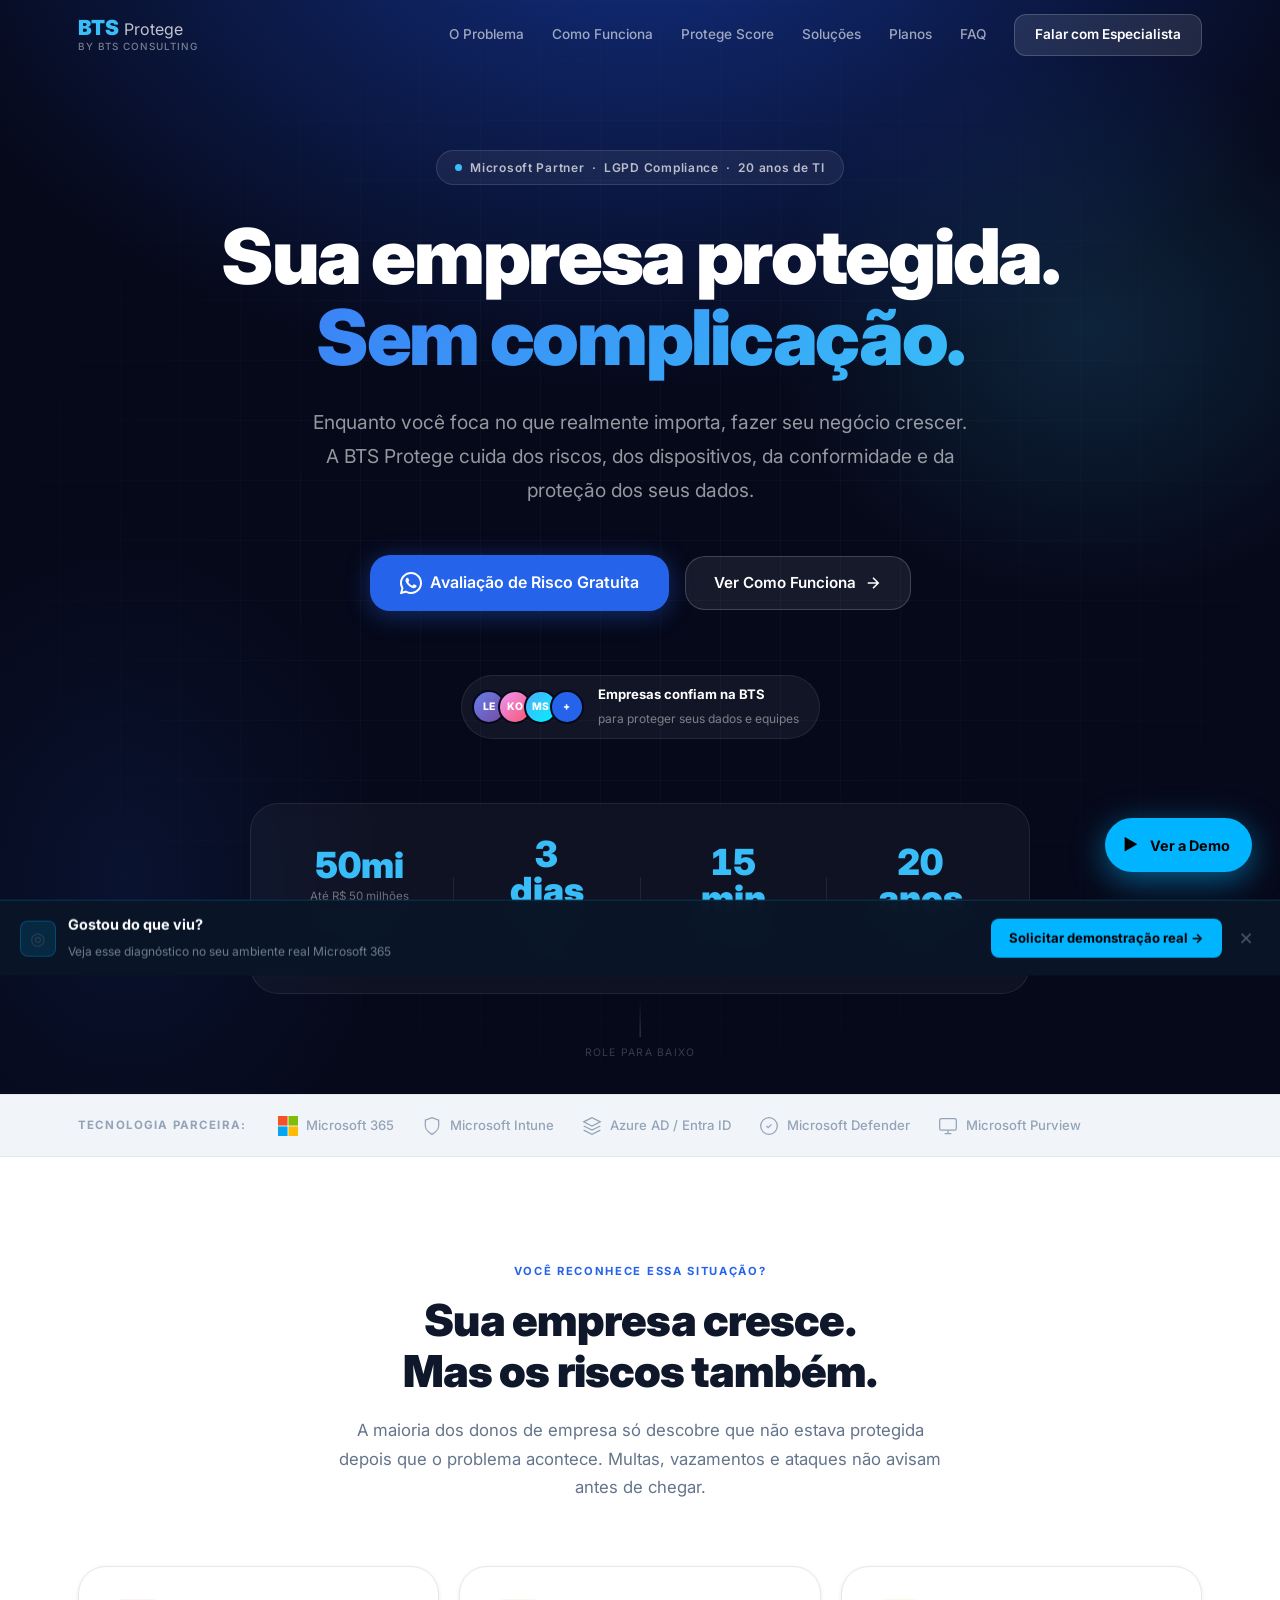
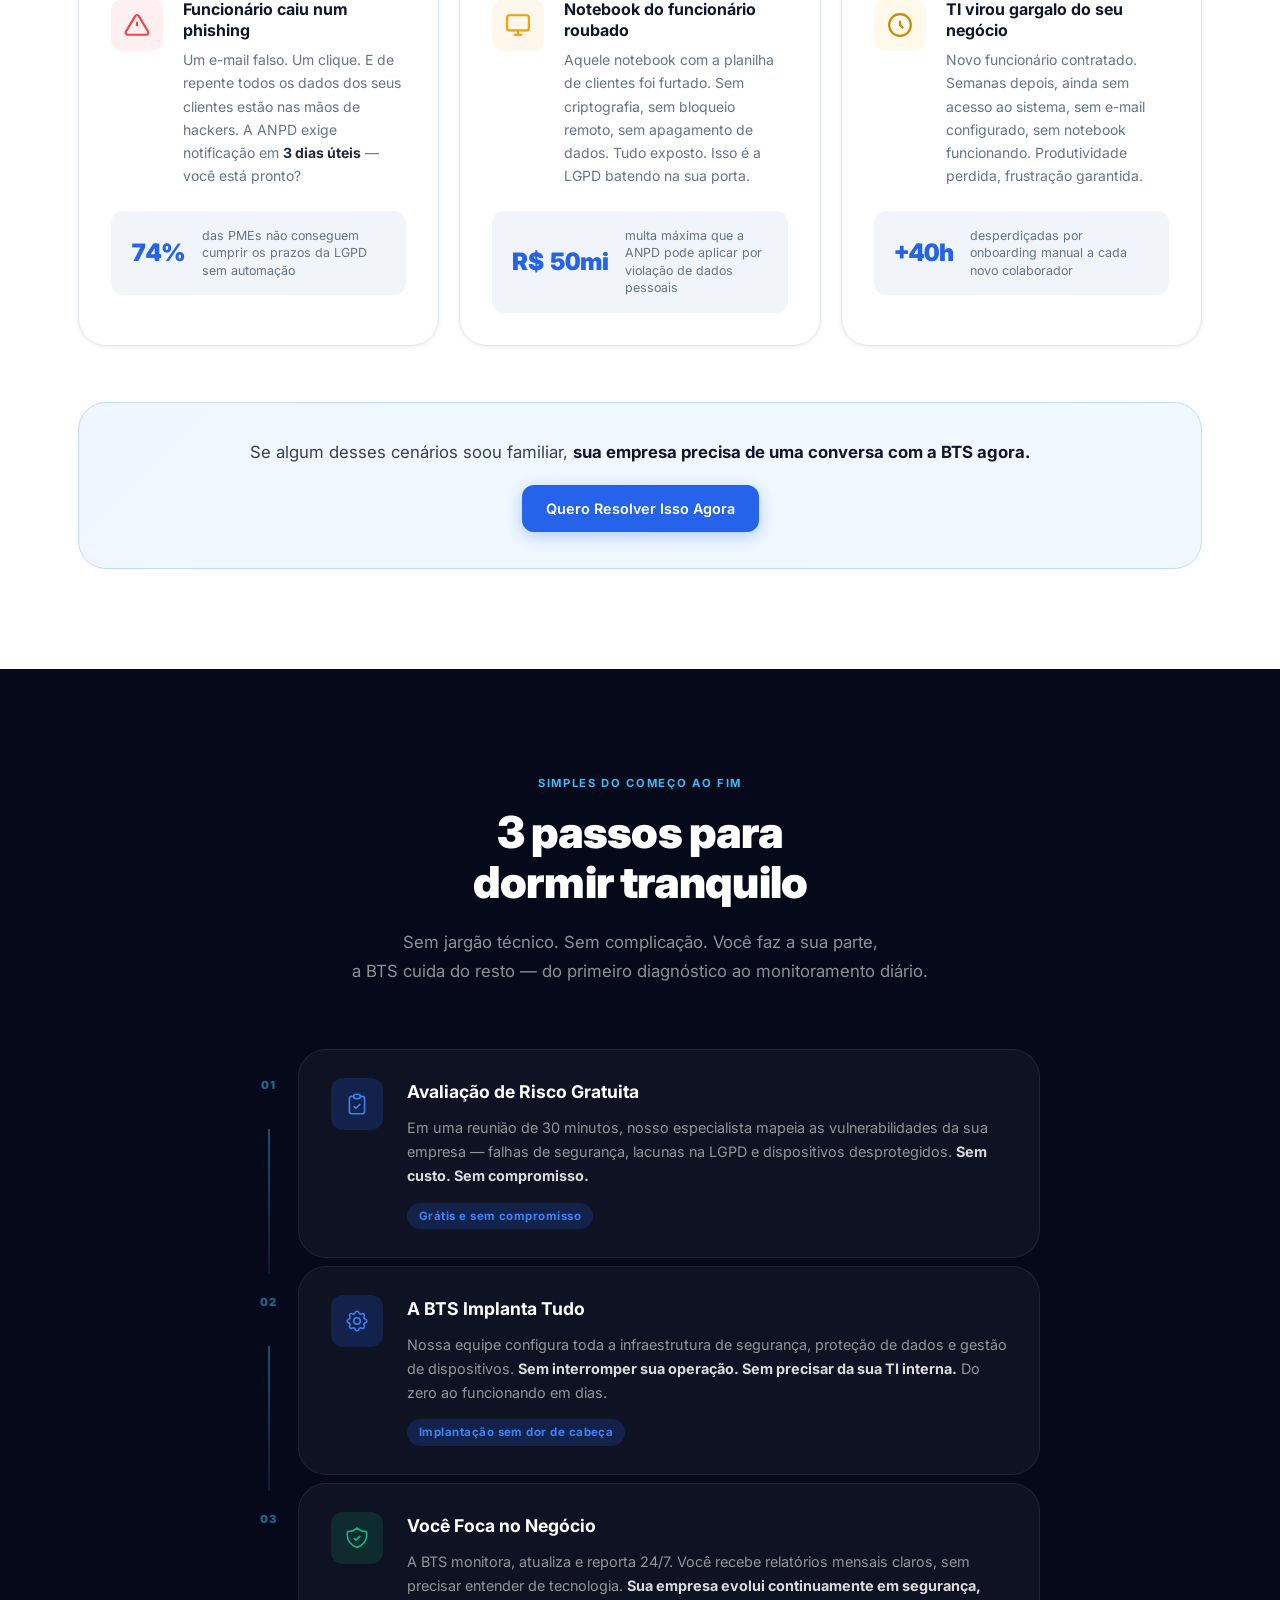
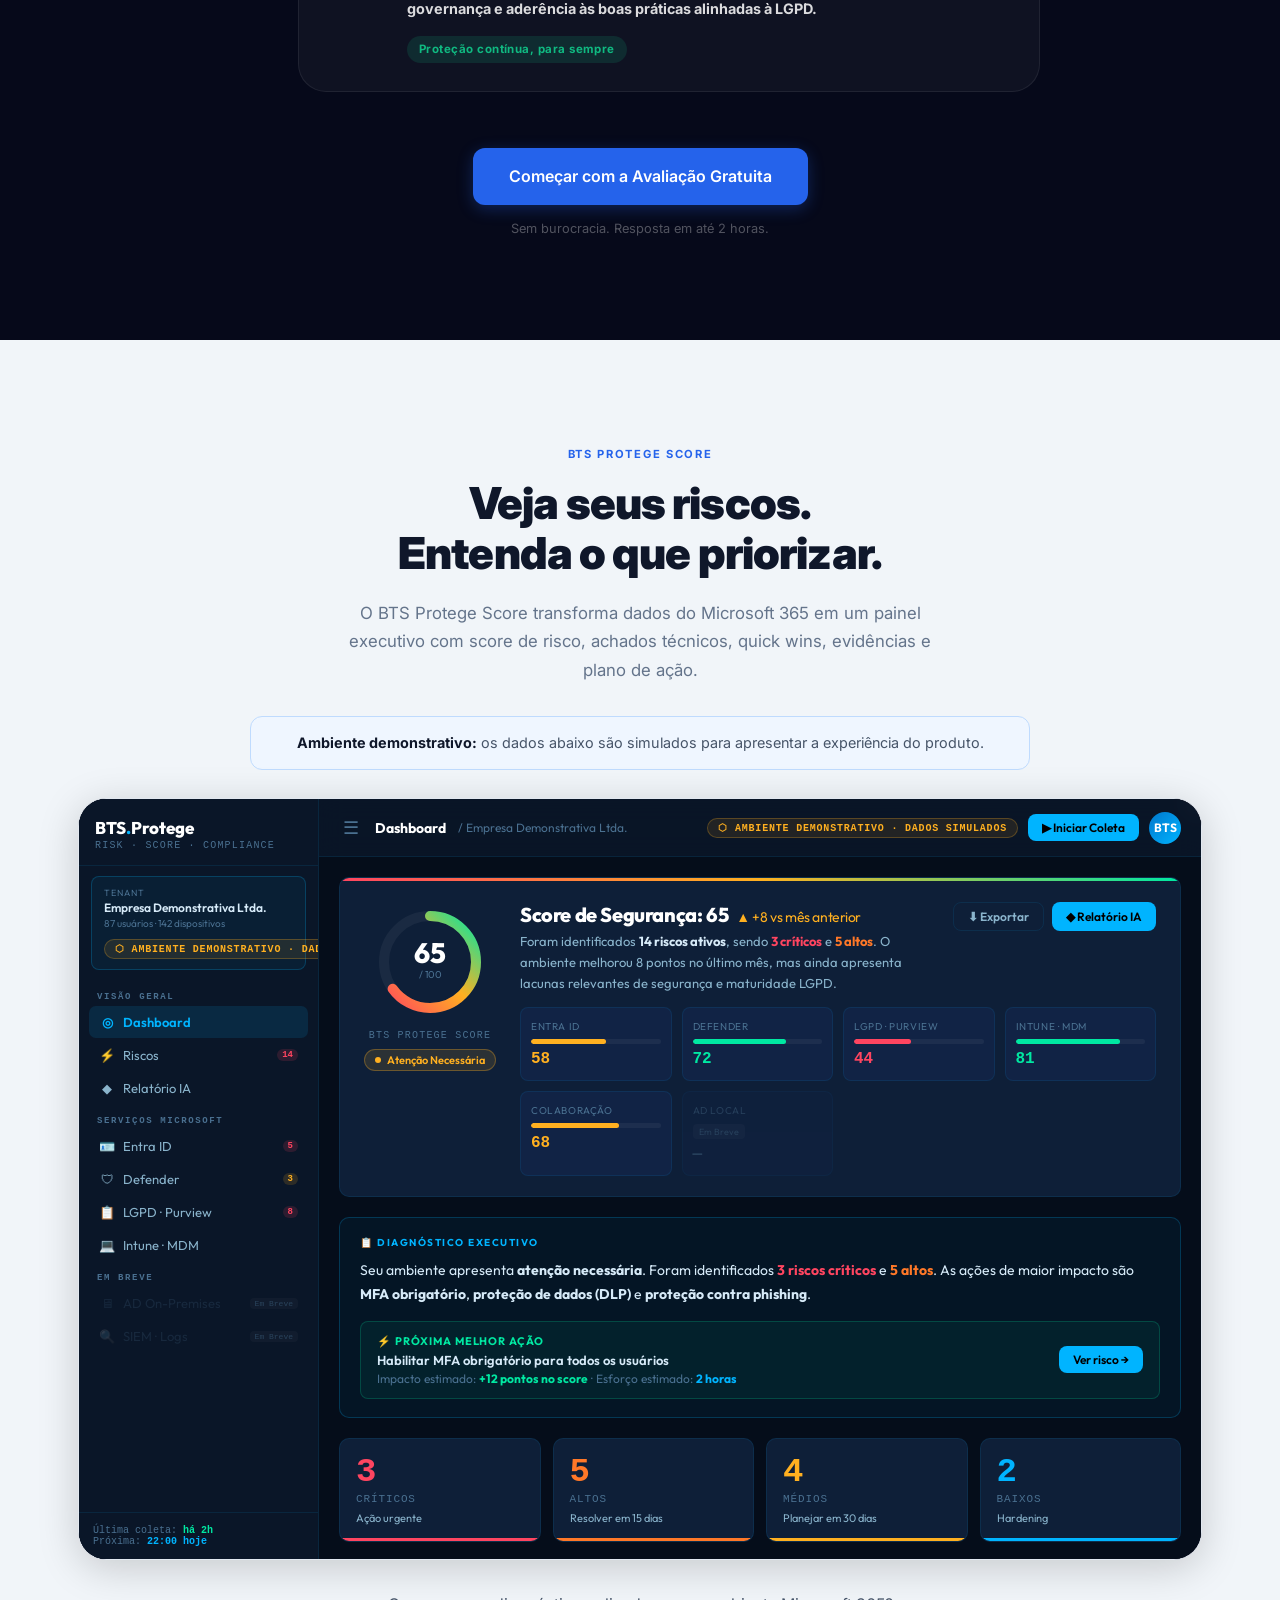
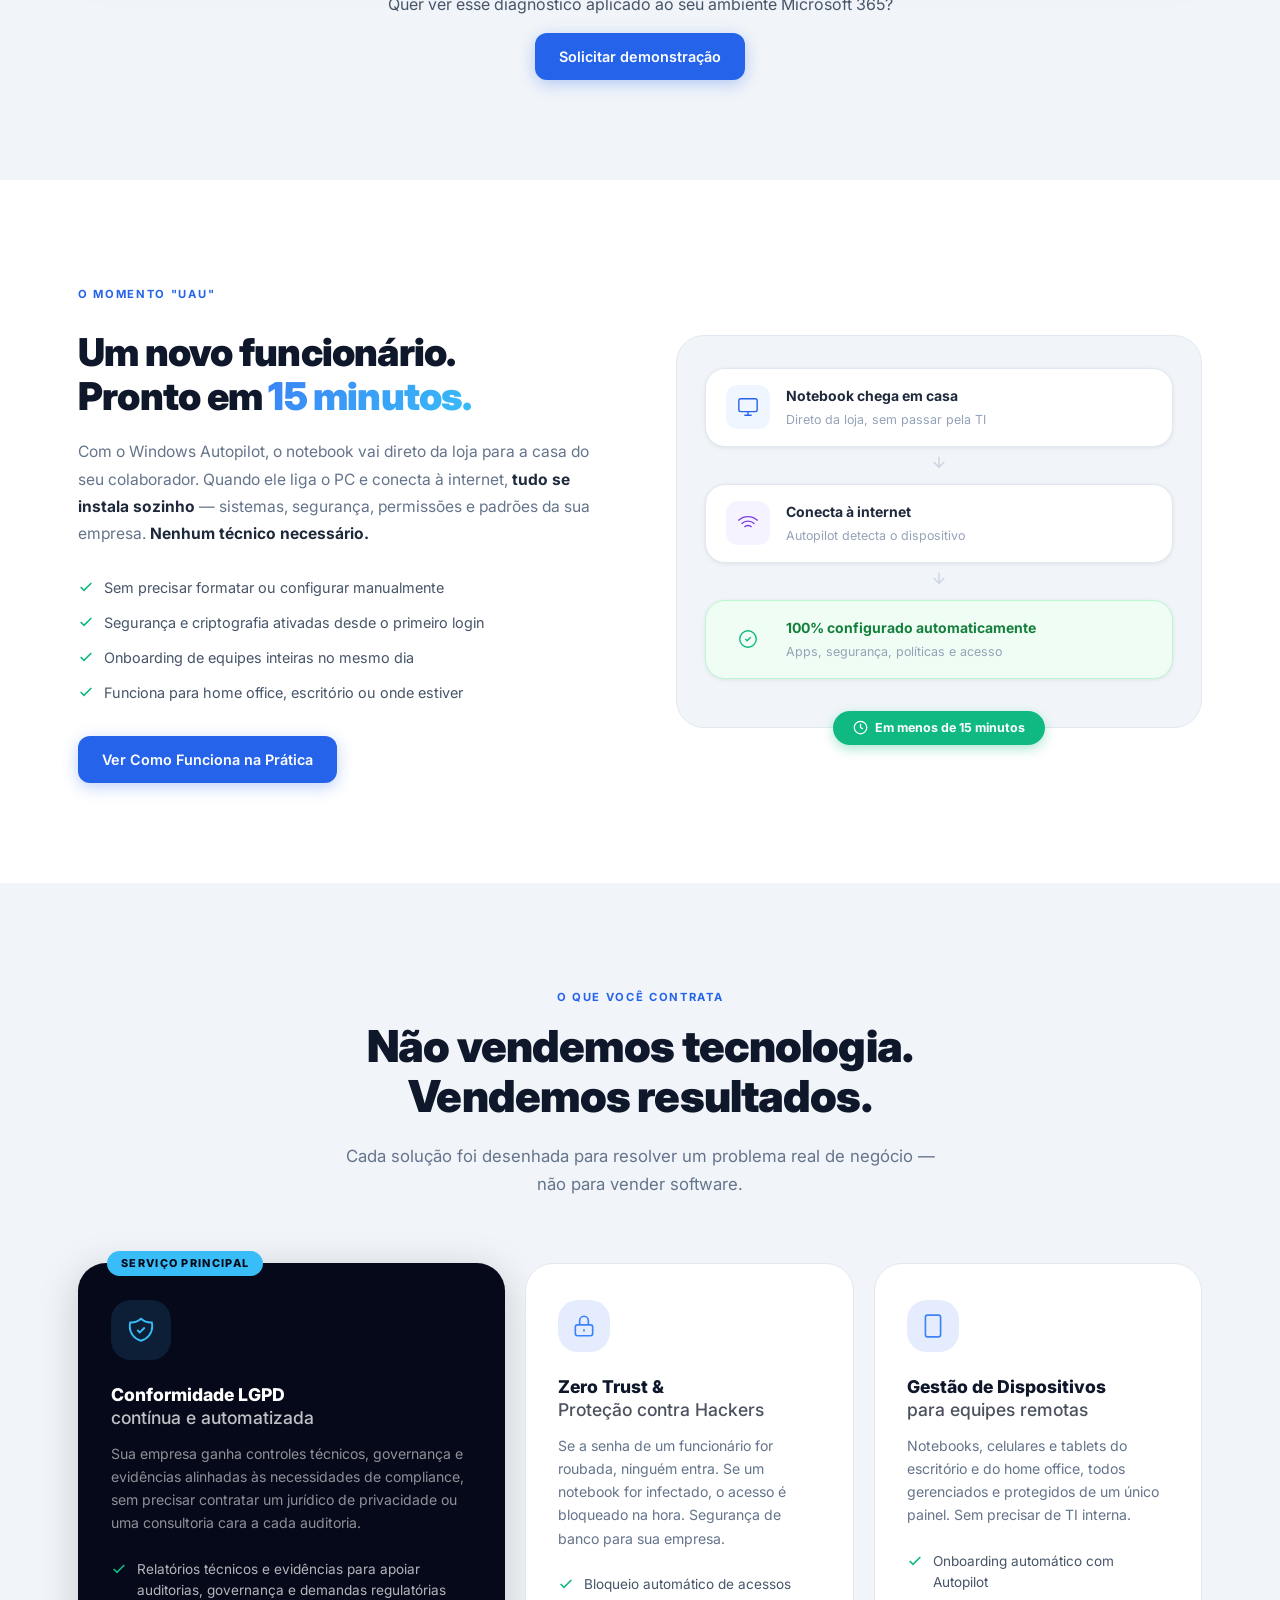
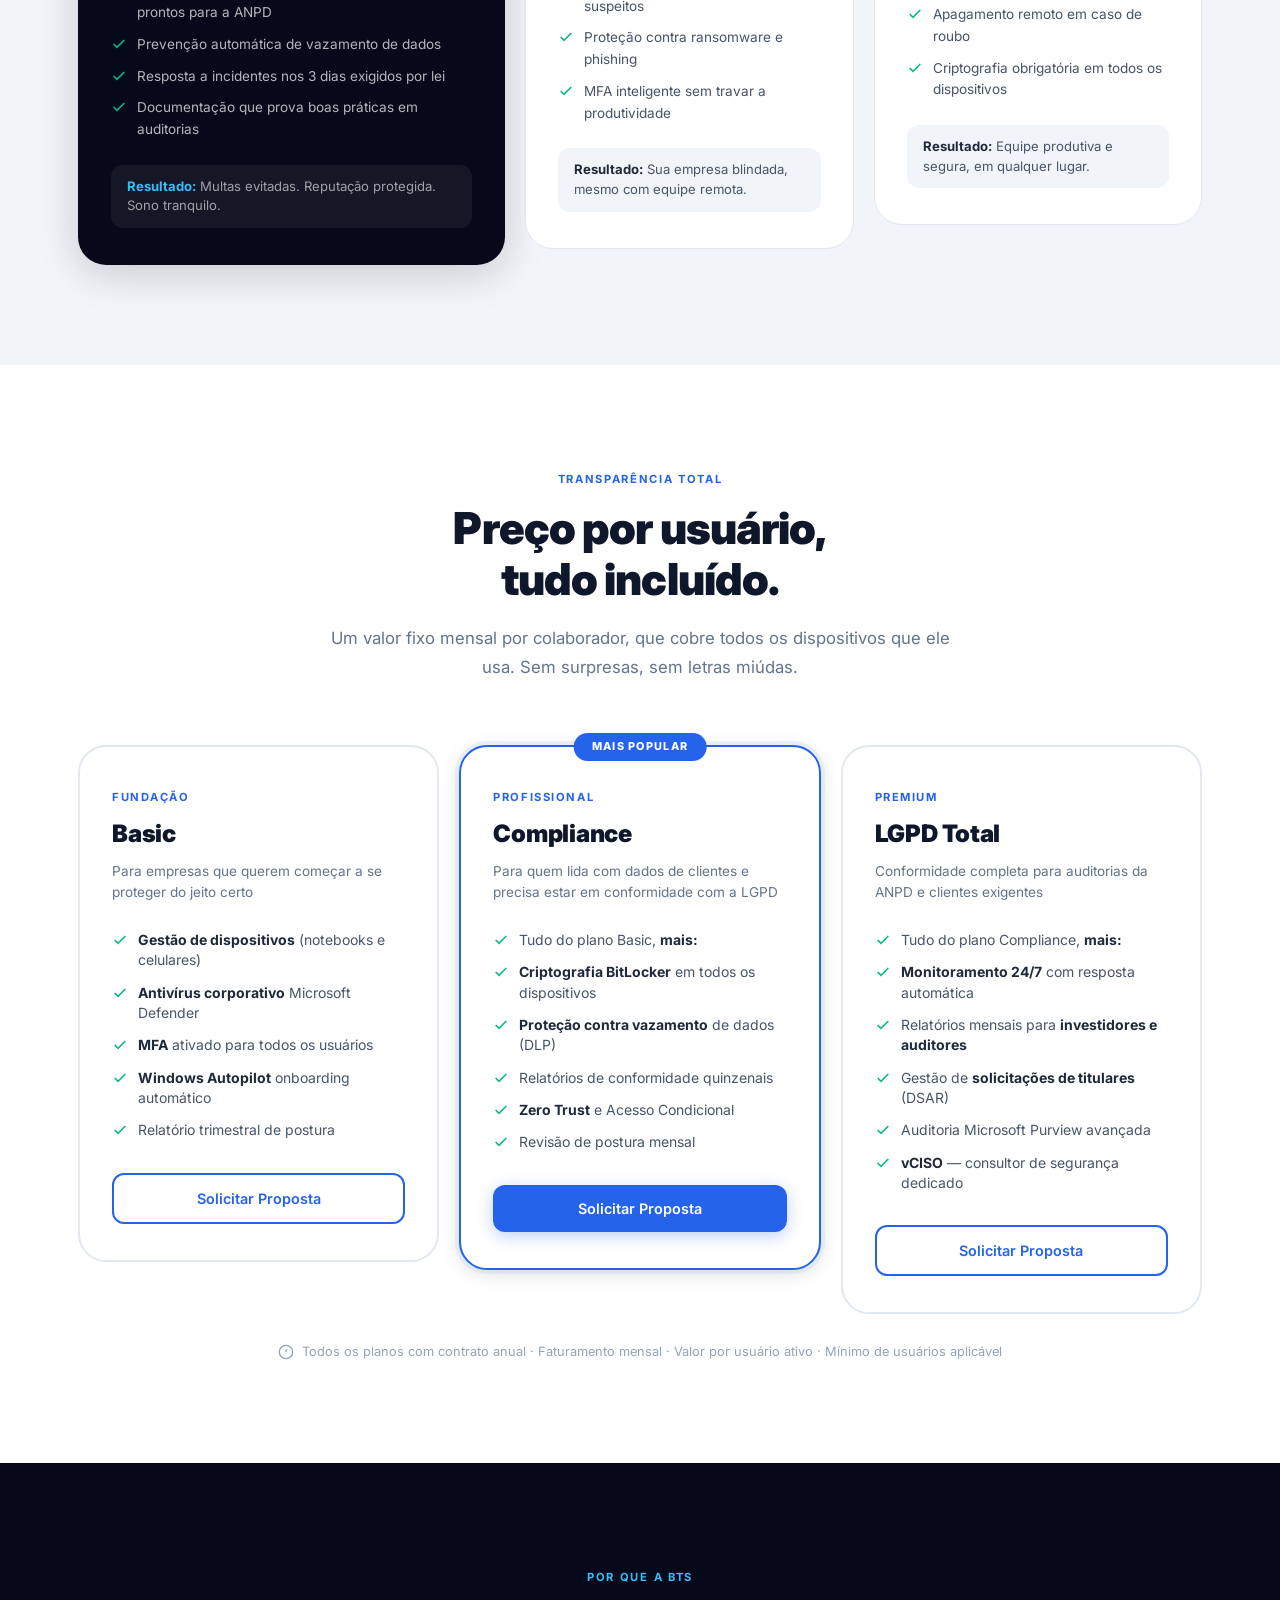
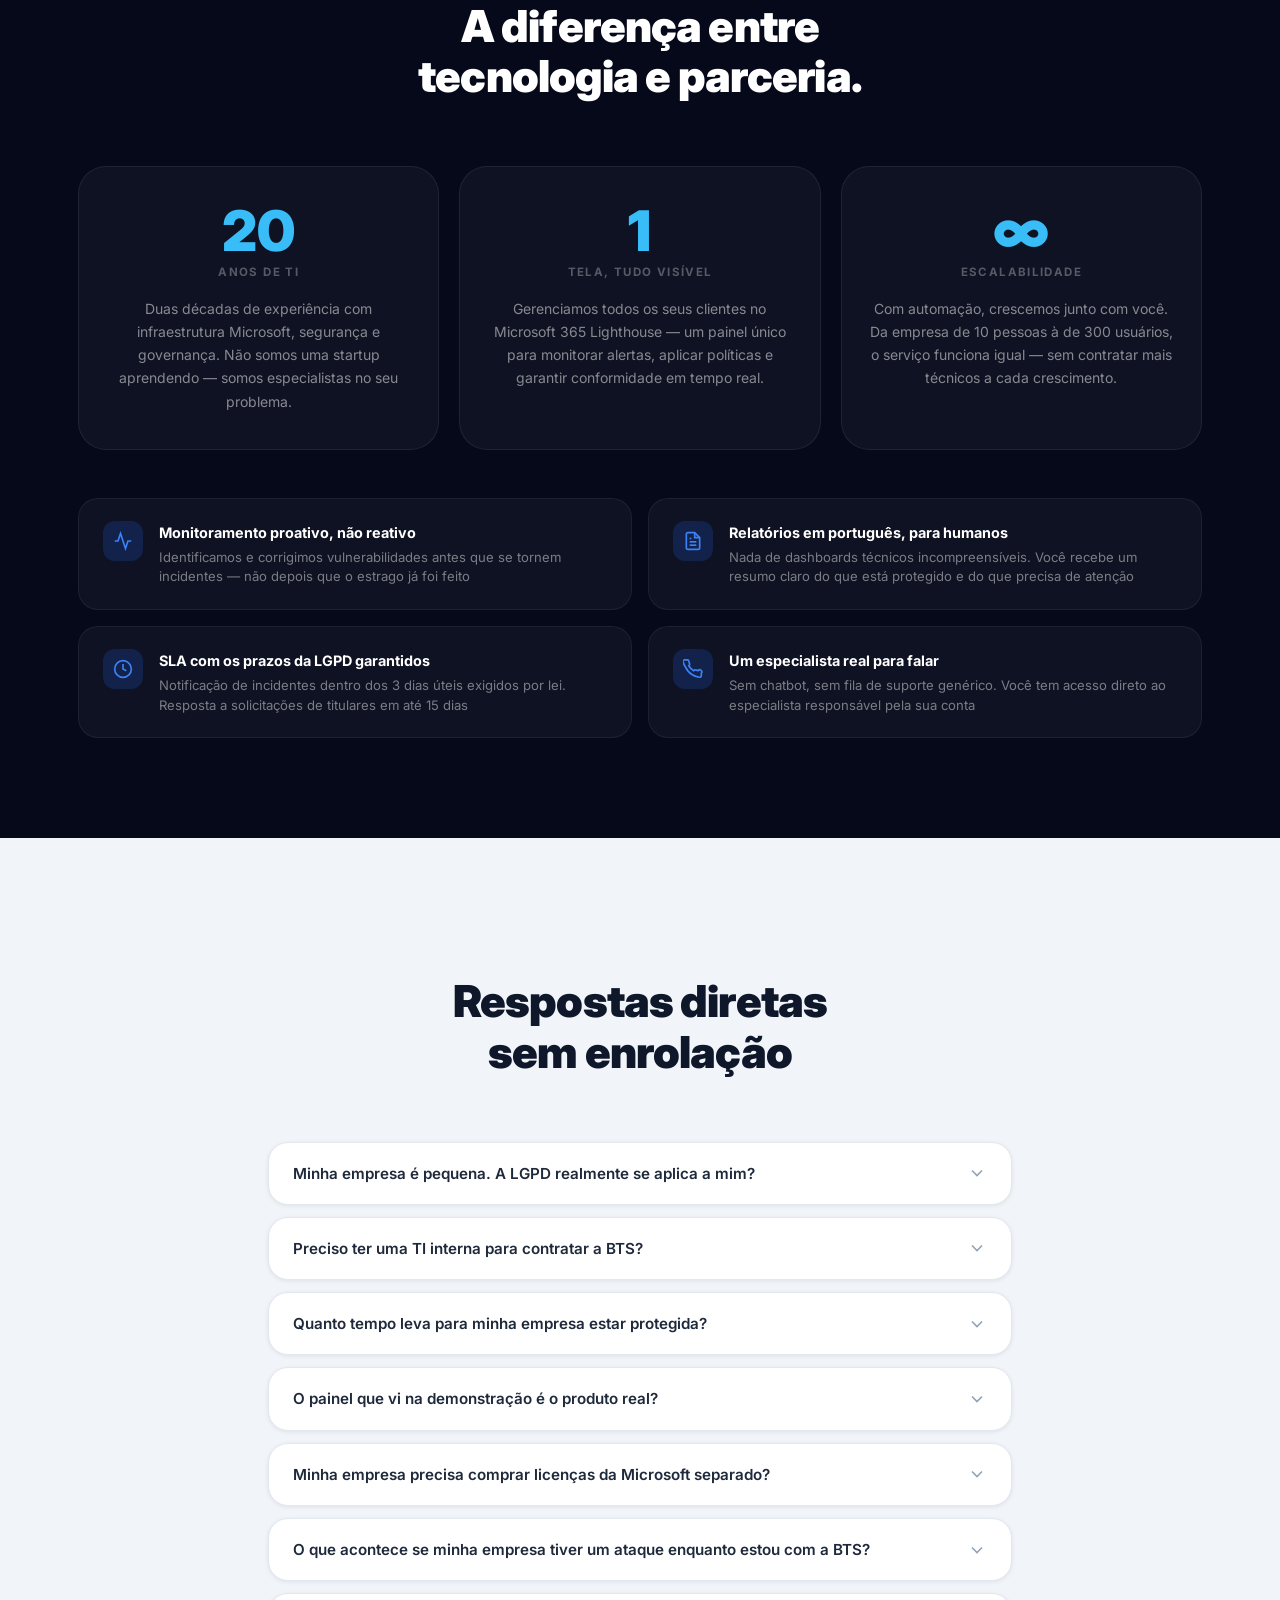
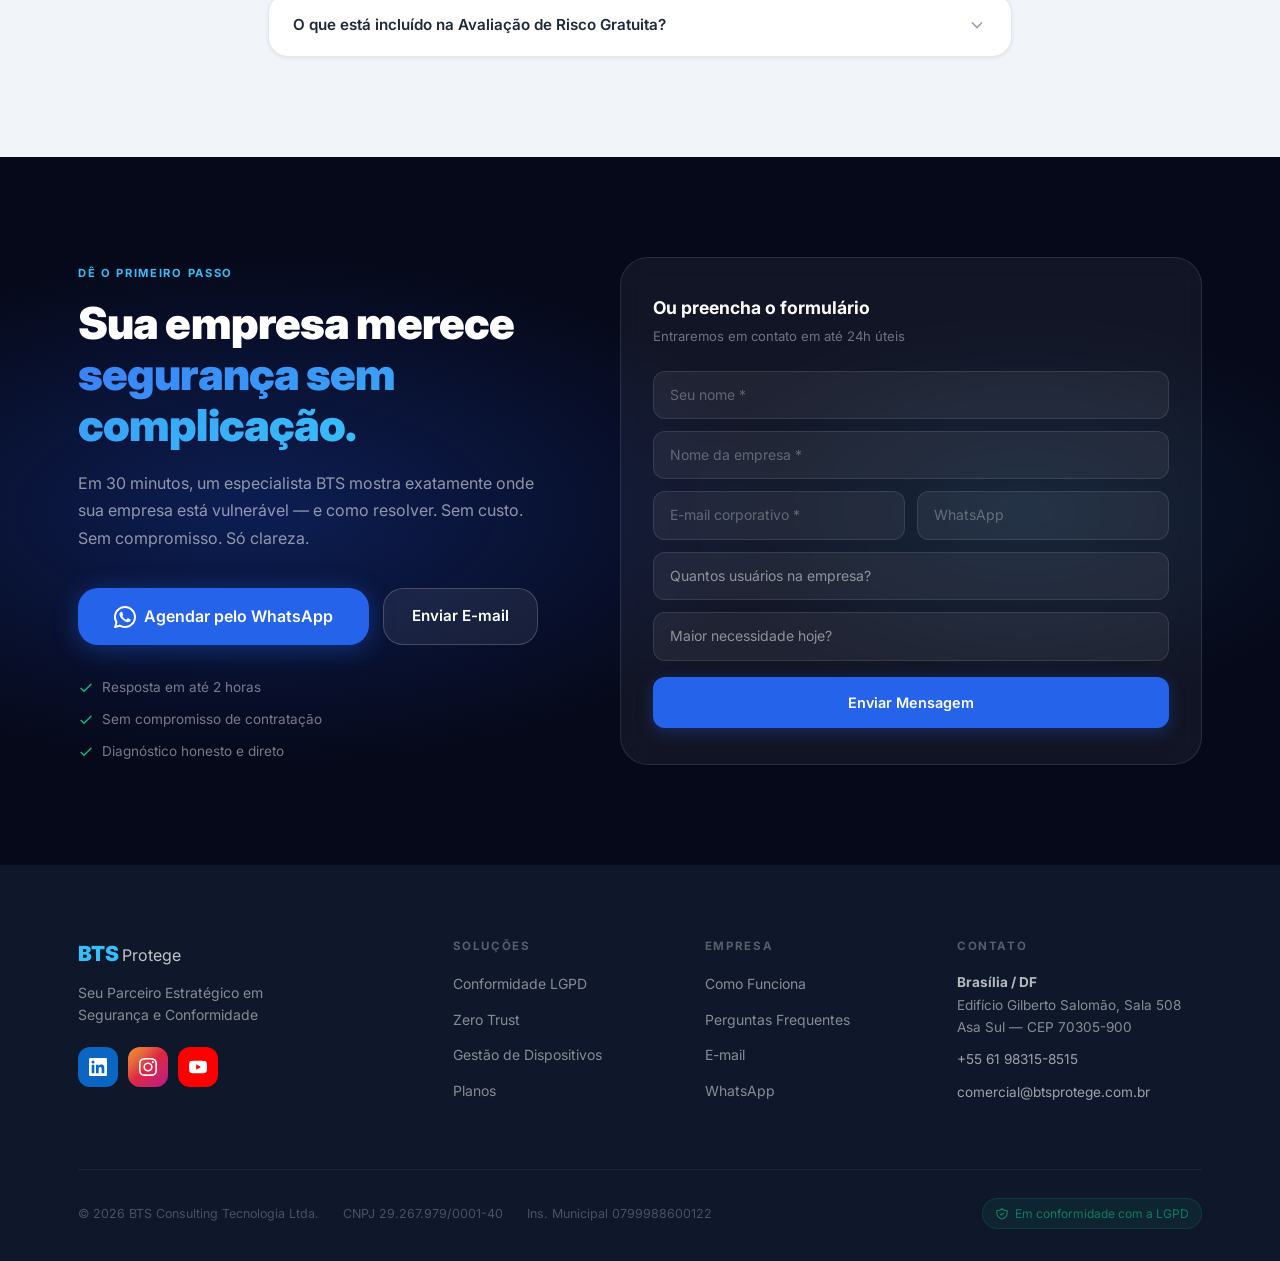
<file: index.html>
<!DOCTYPE html>
<html lang="pt-BR">
<head>
  <meta charset="UTF-8" />
  <meta name="viewport" content="width=device-width, initial-scale=1.0" />
  <meta name="description" content="BTS Protege — Segurança, LGPD e gestão de TI para sua empresa. Você foca no negócio, a gente cuida de todo o resto. Avaliação de risco gratuita." />
  <title>BTS Protege | Sua empresa protegida. Sem complicação.</title>
  <link rel="icon" type="image/x-icon" href="/favicon.ico">
<link rel="icon" type="image/png" sizes="32x32" href="/favicon-32x32.png">
<link rel="apple-touch-icon" sizes="180x180" href="/apple-touch-icon.png">
  <link rel="stylesheet" href="css/styles.css" />
  <link rel="preconnect" href="https://fonts.googleapis.com" />
  <link rel="preconnect" href="https://fonts.gstatic.com" crossorigin />
  <link href="https://fonts.googleapis.com/css2?family=Inter:wght@300;400;500;600;700;800;900&display=swap" rel="stylesheet" />
</head>
<body>

<div class="announce-bar" id="announceBar">
  <div class="announce-bar__content">
    <span class="announce-bar__pulse"></span>
    <span class="announce-bar__text">
      <strong>Novo:</strong>
      <span> Explore o BTS Protege Score —</span>
      painel interativo de segurança e LGPD
    </span>
    <a href="#score" class="announce-bar__cta" id="announceBarCta">
      Ver demonstração →
    </a>
  </div>
  <button class="announce-bar__close" id="announceBarClose" aria-label="Fechar">✕</button>
</div>
  
<!-- ░░ PROGRESS BAR ░░ -->
<div class="progress-bar" id="progressBar"></div>

<!-- ░░ NAVBAR ░░ -->
<header class="navbar" id="navbar">
  <div class="container navbar__inner">
    <a href="#topo" class="navbar__logo">

        <div class="logo-stack">

            <div>
                <span class="logo-bts">BTS</span>
                <span class="logo-tag">Protege</span>
            </div>

            <div class="logo-subtitle">
                by BTS Consulting
            </div>

        </div>

    </a>
    <nav class="navbar__links" id="navLinks">
      <a href="#problema">O Problema</a>
      <a href="#como-funciona">Como Funciona</a>
      <a href="#score">Protege Score</a>
      <a href="#solucoes">Soluções</a>
      <a href="#planos">Planos</a>
      <a href="#faq">FAQ</a>
    </nav>
    <div class="navbar__right">
      <a href="https://wa.me/5561983158515?text=Ol%C3%A1%2C+quero+agendar+uma+avalia%C3%A7%C3%A3o+de+risco+gratuita." target="_blank" class="btn btn--nav">
        Falar com Especialista
      </a>
    </div>
    <button class="navbar__toggle" id="navToggle" aria-label="Menu">
      <span></span><span></span><span></span>
    </button>
  </div>
</header>

<!-- ░░ HERO ░░ -->
<section class="hero" id="topo">
  <div class="hero__mesh"></div>
  <div class="hero__grid-overlay"></div>
  <div class="container hero__inner">

    <div class="hero__eyebrow reveal-hero">
      <span class="eyebrow-dot"></span>
      Microsoft Partner &nbsp;·&nbsp; LGPD Compliance &nbsp;·&nbsp; 20 anos de TI
    </div>

    <h1 class="hero__headline reveal-hero">
      Sua empresa protegida.<br />
      <span class="text-gradient">Sem complicação.</span>
    </h1>

    <p class="hero__sub reveal-hero">
      Enquanto você foca no que realmente importa, fazer seu negócio crescer.<br class="hide-sm" />
      A BTS Protege cuida dos riscos, dos dispositivos,
    da conformidade e da proteção dos seus dados.
    </p>

    <div class="hero__ctas reveal-hero">
      <a href="https://wa.me/5561983158515?text=Ol%C3%A1%2C+quero+agendar+minha+avalia%C3%A7%C3%A3o+de+risco+gratuita." target="_blank" class="btn btn--hero-primary">
        <svg viewBox="0 0 24 24" fill="currentColor"><path d="M17.472 14.382c-.297-.149-1.758-.867-2.03-.967-.273-.099-.471-.148-.67.15-.197.297-.767.966-.94 1.164-.173.199-.347.223-.644.075-.297-.15-1.255-.463-2.39-1.475-.883-.788-1.48-1.761-1.653-2.059-.173-.297-.018-.458.13-.606.134-.133.298-.347.446-.52.149-.174.198-.298.298-.497.099-.198.05-.371-.025-.52-.075-.149-.669-1.612-.916-2.207-.242-.579-.487-.5-.669-.51-.173-.008-.371-.01-.57-.01-.198 0-.52.074-.792.372-.272.297-1.04 1.016-1.04 2.479 0 1.462 1.065 2.875 1.213 3.074.149.198 2.096 3.2 5.077 4.487.709.306 1.262.489 1.694.625.712.227 1.36.195 1.871.118.571-.085 1.758-.719 2.006-1.413.248-.694.248-1.289.173-1.413-.074-.124-.272-.198-.57-.347z"/><path d="M12 0C5.373 0 0 5.373 0 12c0 2.122.554 4.117 1.526 5.845L.057 23.514a.5.5 0 00.623.608l5.916-1.548A11.946 11.946 0 0012 24c6.627 0 12-5.373 12-12S18.627 0 12 0zm0 21.818a9.782 9.782 0 01-5.044-1.4l-.361-.215-3.742.98.999-3.645-.236-.374A9.782 9.782 0 012.182 12C2.182 6.562 6.562 2.182 12 2.182S21.818 6.562 21.818 12 17.438 21.818 12 21.818z"/></svg>
        Avaliação de Risco Gratuita
      </a>
      <a href="#como-funciona" class="btn btn--hero-ghost">
        Ver Como Funciona
        <svg viewBox="0 0 24 24" fill="none" stroke="currentColor" stroke-width="2"><path d="M5 12h14M12 5l7 7-7 7"/></svg>
      </a>
    </div>

    <div class="hero__proof reveal-hero">
      <div class="proof-avatars">
        <span class="avatar av1">LE</span>
        <span class="avatar av2">KO</span>
        <span class="avatar av3">MS</span>
        <span class="avatar av4">+</span>
      </div>
      <div class="proof-text">
        <strong>Empresas confiam na BTS</strong>
        <span>para proteger seus dados e equipes</span>
      </div>
    </div>

    <div class="hero__metrics reveal-hero">
      <div class="metric-card">
        <div class="metric-val" data-target="50" data-suffix="mi">R$ 0</div>
        <div class="metric-label">Até R$ 50 milhões podem estar em jogo em violações LGPD</div>
      </div>
      <div class="metric-sep"></div>
      <div class="metric-card">
        <div class="metric-val" data-target="3" data-suffix=" dias">0</div>
        <div class="metric-label">Prazo legal para notificar incidentes</div>
      </div>
      <div class="metric-sep"></div>
      <div class="metric-card">
        <div class="metric-val" data-target="15" data-suffix=" min">0</div>
        <div class="metric-label">Para configurar um novo colaborador</div>
      </div>
      <div class="metric-sep"></div>
      <div class="metric-card">
        <div class="metric-val" data-target="20" data-suffix=" anos">0</div>
        <div class="metric-label">De expertise em TI corporativa</div>
      </div>
    </div>

  </div>
  <div class="hero__scroll-hint">
    <span class="scroll-line"></span>
    <span class="scroll-text">Role para baixo</span>
  </div>
</section>

<!-- ░░ TRUST BAR ░░ -->
<div class="trust-bar">
  <div class="container trust-bar__inner">
    <span class="trust-bar__label">Tecnologia parceira:</span>
    <div class="trust-logos">
      <div class="trust-logo">
        <svg viewBox="0 0 23 23" fill="none"><rect width="11" height="11" fill="#F35325"/><rect x="12" width="11" height="11" fill="#81BC06"/><rect y="12" width="11" height="11" fill="#05A6F0"/><rect x="12" y="12" width="11" height="11" fill="#FFBA08"/></svg>
        <span>Microsoft 365</span>
      </div>
      <div class="trust-logo">
        <svg viewBox="0 0 24 24" fill="none" stroke="currentColor" stroke-width="1.5"><path d="M12 22s8-4 8-10V5l-8-3-8 3v7c0 6 8 10 8 10z"/></svg>
        <span>Microsoft Intune</span>
      </div>
      <div class="trust-logo">
        <svg viewBox="0 0 24 24" fill="none" stroke="currentColor" stroke-width="1.5"><path d="M12 2L2 7l10 5 10-5-10-5z"/><path d="M2 17l10 5 10-5"/><path d="M2 12l10 5 10-5"/></svg>
        <span>Azure AD / Entra ID</span>
      </div>
      <div class="trust-logo">
        <svg viewBox="0 0 24 24" fill="none" stroke="currentColor" stroke-width="1.5"><circle cx="12" cy="12" r="10"/><path d="M9 12l2 2 4-4"/></svg>
        <span>Microsoft Defender</span>
      </div>
      <div class="trust-logo">
        <svg viewBox="0 0 24 24" fill="none" stroke="currentColor" stroke-width="1.5"><rect x="2" y="3" width="20" height="14" rx="2"/><path d="M8 21h8M12 17v4"/></svg>
        <span>Microsoft Purview</span>
      </div>
    </div>
  </div>
</div>

<!-- ░░ PROBLEMA ░░ -->
<section class="section" id="problema">
  <div class="container">
    <div class="section-header">
      <div class="section-eyebrow reveal">Você reconhece essa situação?</div>
      <h2 class="section-title reveal">Sua empresa cresce.<br />Mas os riscos também.</h2>
      <p class="section-desc reveal">A maioria dos donos de empresa só descobre que não estava protegida depois que o problema acontece. Multas, vazamentos e ataques não avisam antes de chegar.</p>
    </div>

    <div class="pain-grid">
      <div class="pain-card reveal">
        <div class="pain-card__scenario">
          <div class="scenario-icon scenario-red">
            <svg viewBox="0 0 24 24" fill="none" stroke="currentColor" stroke-width="2"><path d="M10.29 3.86L1.82 18a2 2 0 001.71 3h16.94a2 2 0 001.71-3L13.71 3.86a2 2 0 00-3.42 0z"/><line x1="12" y1="9" x2="12" y2="13"/><line x1="12" y1="17" x2="12.01" y2="17"/></svg>
          </div>
          <div>
            <h3>Funcionário caiu num phishing</h3>
            <p>Um e-mail falso. Um clique. E de repente todos os dados dos seus clientes estão nas mãos de hackers. A ANPD exige notificação em <strong>3 dias úteis</strong> — você está pronto?</p>
          </div>
        </div>
        <div class="pain-stat">
          <span class="pain-stat__number">74%</span>
          <span class="pain-stat__desc">das PMEs não conseguem cumprir os prazos da LGPD sem automação</span>
        </div>
      </div>

      <div class="pain-card reveal">
        <div class="pain-card__scenario">
          <div class="scenario-icon scenario-orange">
            <svg viewBox="0 0 24 24" fill="none" stroke="currentColor" stroke-width="2"><rect x="2" y="3" width="20" height="14" rx="2" ry="2"/><line x1="8" y1="21" x2="16" y2="21"/><line x1="12" y1="17" x2="12" y2="21"/></svg>
          </div>
          <div>
            <h3>Notebook do funcionário roubado</h3>
            <p>Aquele notebook com a planilha de clientes foi furtado. Sem criptografia, sem bloqueio remoto, sem apagamento de dados. Tudo exposto. Isso é a LGPD batendo na sua porta.</p>
          </div>
        </div>
        <div class="pain-stat">
          <span class="pain-stat__number">R$ 50mi</span>
          <span class="pain-stat__desc">multa máxima que a ANPD pode aplicar por violação de dados pessoais</span>
        </div>
      </div>

      <div class="pain-card reveal">
        <div class="pain-card__scenario">
          <div class="scenario-icon scenario-yellow">
            <svg viewBox="0 0 24 24" fill="none" stroke="currentColor" stroke-width="2"><circle cx="12" cy="12" r="10"/><path d="M12 8v4l3 3"/></svg>
          </div>
          <div>
            <h3>TI virou gargalo do seu negócio</h3>
            <p>Novo funcionário contratado. Semanas depois, ainda sem acesso ao sistema, sem e-mail configurado, sem notebook funcionando. Produtividade perdida, frustração garantida.</p>
          </div>
        </div>
        <div class="pain-stat">
          <span class="pain-stat__number">+40h</span>
          <span class="pain-stat__desc">desperdiçadas por onboarding manual a cada novo colaborador</span>
        </div>
      </div>
    </div>

    <div class="pain-cta reveal">
      <p>Se algum desses cenários soou familiar, <strong>sua empresa precisa de uma conversa com a BTS agora.</strong></p>
      <a href="https://wa.me/5561983158515?text=Preciso+de+ajuda+com+seguran%C3%A7a+e+conformidade+LGPD" target="_blank" class="btn btn--primary">Quero Resolver Isso Agora</a>
    </div>
  </div>
</section>

<!-- ░░ COMO FUNCIONA ░░ -->
<section class="section section--dark" id="como-funciona">
  <div class="container">
    <div class="section-header">
      <div class="section-eyebrow section-eyebrow--accent reveal">Simples do começo ao fim</div>
      <h2 class="section-title section-title--light reveal">3 passos para<br />dormir tranquilo</h2>
      <p class="section-desc section-desc--light reveal">Sem jargão técnico. Sem complicação. Você faz a sua parte,<br class="hide-sm" />a BTS cuida do resto — do primeiro diagnóstico ao monitoramento diário.</p>
    </div>

    <div class="steps-container">
      <div class="step reveal">
        <div class="step__connector"></div>
        <div class="step__num">01</div>
        <div class="step__body">
          <div class="step__icon">
            <svg viewBox="0 0 24 24" fill="none" stroke="currentColor" stroke-width="1.5"><path d="M9 5H7a2 2 0 00-2 2v12a2 2 0 002 2h10a2 2 0 002-2V7a2 2 0 00-2-2h-2M9 5a2 2 0 002 2h2a2 2 0 002-2M9 5a2 2 0 012-2h2a2 2 0 012 2m-6 9l2 2 4-4"/></svg>
          </div>
          <div class="step__content">
            <h3>Avaliação de Risco Gratuita</h3>
            <p>Em uma reunião de 30 minutos, nosso especialista mapeia as vulnerabilidades da sua empresa — falhas de segurança, lacunas na LGPD e dispositivos desprotegidos. <strong>Sem custo. Sem compromisso.</strong></p>
            <div class="step__tag">Grátis e sem compromisso</div>
          </div>
        </div>
      </div>

      <div class="step reveal">
        <div class="step__connector"></div>
        <div class="step__num">02</div>
        <div class="step__body">
          <div class="step__icon">
            <svg viewBox="0 0 24 24" fill="none" stroke="currentColor" stroke-width="1.5"><path d="M10.325 4.317c.426-1.756 2.924-1.756 3.35 0a1.724 1.724 0 002.573 1.066c1.543-.94 3.31.826 2.37 2.37a1.724 1.724 0 001.065 2.572c1.756.426 1.756 2.924 0 3.35a1.724 1.724 0 00-1.066 2.573c.94 1.543-.826 3.31-2.37 2.37a1.724 1.724 0 00-2.572 1.065c-.426 1.756-2.924 1.756-3.35 0a1.724 1.724 0 00-2.573-1.066c-1.543.94-3.31-.826-2.37-2.37a1.724 1.724 0 00-1.065-2.572c-1.756-.426-1.756-2.924 0-3.35a1.724 1.724 0 001.066-2.573c-.94-1.543.826-3.31 2.37-2.37.996.608 2.296.07 2.572-1.065z"/><circle cx="12" cy="12" r="3"/></svg>
          </div>
          <div class="step__content">
            <h3>A BTS Implanta Tudo</h3>
            <p>Nossa equipe configura toda a infraestrutura de segurança, proteção de dados e gestão de dispositivos. <strong>Sem interromper sua operação. Sem precisar da sua TI interna.</strong> Do zero ao funcionando em dias.</p>
            <div class="step__tag">Implantação sem dor de cabeça</div>
          </div>
        </div>
      </div>

      <div class="step reveal">
        <div class="step__num">03</div>
        <div class="step__body">
          <div class="step__icon step__icon--accent">
            <svg viewBox="0 0 24 24" fill="none" stroke="currentColor" stroke-width="1.5"><path d="M9 12l2 2 4-4m5.618-4.016A11.955 11.955 0 0112 2.944a11.955 11.955 0 01-8.618 3.04A12.02 12.02 0 003 9c0 5.591 3.824 10.29 9 11.622 5.176-1.332 9-6.03 9-11.622 0-1.042-.133-2.052-.382-3.016z"/></svg>
          </div>
          <div class="step__content">
            <h3>Você Foca no Negócio</h3>
            <p>A BTS monitora, atualiza e reporta 24/7. Você recebe relatórios mensais claros, sem precisar entender de tecnologia. <strong>Sua empresa evolui continuamente em segurança, governança e aderência às boas práticas alinhadas à LGPD.</strong></p>
            <div class="step__tag step__tag--green">Proteção contínua, para sempre</div>
          </div>
        </div>
      </div>
    </div>

    <div class="steps-cta reveal">
      <a href="https://wa.me/5561983158515?text=Quero+agendar+minha+avalia%C3%A7%C3%A3o+gratuita" target="_blank" class="btn btn--primary btn--lg">
        Começar com a Avaliação Gratuita
      </a>
      <p class="steps-cta__note">Sem burocracia. Resposta em até 2 horas.</p>
    </div>
  </div>
</section>

  <!-- ░░ BTS PROTEGE SCORE PROTOTYPE ░░ -->
<section class="section section--gray" id="score">
  <div class="container">

    <div class="section-header">
      <div class="section-eyebrow reveal">BTS Protege Score</div>

      <h2 class="section-title reveal">
        Veja seus riscos.<br />
        Entenda o que priorizar.
      </h2>

      <p class="section-desc reveal">
        O BTS Protege Score transforma dados do Microsoft 365 em um painel executivo
        com score de risco, achados técnicos, quick wins, evidências e plano de ação.
      </p>
    </div>

    <div class="prototype-notice reveal">
      <strong>Ambiente demonstrativo:</strong>
      os dados abaixo são simulados para apresentar a experiência do produto.
    </div>

    <div class="prototype-frame reveal">
      <iframe
        src="/demo/index.html"
        title="BTS Protege Score — Protótipo"
        width="100%"
        height="760"
        frameborder="0"
        allow="clipboard-write"
        allowfullscreen>
      </iframe>
    </div>

    <div class="prototype-cta reveal">
      <p>
        Quer ver esse diagnóstico aplicado ao seu ambiente Microsoft 365?
      </p>

      <a
        href="https://wa.me/5561983158515?text=Ol%C3%A1%2C+quero+ver+uma+demonstra%C3%A7%C3%A3o+do+BTS+Protege+Score."
        target="_blank"
        class="btn btn--primary">
        Solicitar demonstração
      </a>
    </div>

  </div>
</section>
  
<!-- ░░ SOLUÇÃO SPOTLIGHT: AUTOPILOT ░░ -->
<section class="section spotlight">
  <div class="container">
    <div class="spotlight__inner reveal">
      <div class="spotlight__content">
        <div class="section-eyebrow">O momento "uau"</div>
        <h2>Um novo funcionário.<br />Pronto em <span class="text-gradient">15 minutos.</span></h2>
        <p>Com o Windows Autopilot, o notebook vai direto da loja para a casa do seu colaborador. Quando ele liga o PC e conecta à internet, <strong>tudo se instala sozinho</strong> — sistemas, segurança, permissões e padrões da sua empresa. <strong>Nenhum técnico necessário.</strong></p>
        <ul class="spotlight__list">
          <li>
            <svg viewBox="0 0 24 24" fill="none" stroke="currentColor" stroke-width="2.5"><polyline points="20 6 9 17 4 12"/></svg>
            Sem precisar formatar ou configurar manualmente
          </li>
          <li>
            <svg viewBox="0 0 24 24" fill="none" stroke="currentColor" stroke-width="2.5"><polyline points="20 6 9 17 4 12"/></svg>
            Segurança e criptografia ativadas desde o primeiro login
          </li>
          <li>
            <svg viewBox="0 0 24 24" fill="none" stroke="currentColor" stroke-width="2.5"><polyline points="20 6 9 17 4 12"/></svg>
            Onboarding de equipes inteiras no mesmo dia
          </li>
          <li>
            <svg viewBox="0 0 24 24" fill="none" stroke="currentColor" stroke-width="2.5"><polyline points="20 6 9 17 4 12"/></svg>
            Funciona para home office, escritório ou onde estiver
          </li>
        </ul>
        <a href="https://wa.me/5561983158515?text=Quero+saber+mais+sobre+o+onboarding+autom%C3%A1tico" target="_blank" class="btn btn--primary">Ver Como Funciona na Prática</a>
      </div>

      <div class="spotlight__visual">
        <div class="autopilot-demo">
          <div class="demo-card demo-card--top">
            <div class="demo-icon demo-icon--blue">
              <svg viewBox="0 0 24 24" fill="none" stroke="currentColor" stroke-width="1.5"><rect x="2" y="3" width="20" height="14" rx="2"/><path d="M8 21h8M12 17v4"/></svg>
            </div>
            <div>
              <strong>Notebook chega em casa</strong>
              <span>Direto da loja, sem passar pela TI</span>
            </div>
          </div>
          <div class="demo-arrow">
            <svg viewBox="0 0 24 24" fill="none" stroke="currentColor" stroke-width="2"><path d="M12 5v14M5 12l7 7 7-7"/></svg>
          </div>
          <div class="demo-card demo-card--mid">
            <div class="demo-icon demo-icon--purple">
              <svg viewBox="0 0 24 24" fill="none" stroke="currentColor" stroke-width="1.5"><path d="M8.111 16.404a5.5 5.5 0 017.778 0M12 20h.01m-7.08-7.071c3.904-3.905 10.236-3.905 14.14 0M1.394 9.393c5.857-5.857 15.355-5.857 21.213 0"/></svg>
            </div>
            <div>
              <strong>Conecta à internet</strong>
              <span>Autopilot detecta o dispositivo</span>
            </div>
          </div>
          <div class="demo-arrow">
            <svg viewBox="0 0 24 24" fill="none" stroke="currentColor" stroke-width="2"><path d="M12 5v14M5 12l7 7 7-7"/></svg>
          </div>
          <div class="demo-card demo-card--done">
            <div class="demo-icon demo-icon--green">
              <svg viewBox="0 0 24 24" fill="none" stroke="currentColor" stroke-width="1.5"><path d="M9 12l2 2 4-4m6 2a9 9 0 11-18 0 9 9 0 0118 0z"/></svg>
            </div>
            <div>
              <strong>100% configurado automaticamente</strong>
              <span>Apps, segurança, políticas e acesso</span>
            </div>
          </div>
          <div class="demo-badge">
            <svg viewBox="0 0 24 24" fill="none" stroke="currentColor" stroke-width="2"><circle cx="12" cy="12" r="10"/><polyline points="12 6 12 12 16 14"/></svg>
            Em menos de 15 minutos
          </div>
        </div>
      </div>
    </div>
  </div>
</section>

<!-- ░░ SOLUÇÕES ░░ -->
<section class="section section--gray" id="solucoes">
  <div class="container">
    <div class="section-header">
      <div class="section-eyebrow reveal">O que você contrata</div>
      <h2 class="section-title reveal">Não vendemos tecnologia.<br />Vendemos resultados.</h2>
      <p class="section-desc reveal">Cada solução foi desenhada para resolver um problema real de negócio — não para vender software.</p>
    </div>

    <div class="solutions-grid">

      <div class="solution-card solution-card--hero reveal">
        <div class="solution-card__label">Serviço Principal</div>
        <div class="solution-card__icon">
          <svg viewBox="0 0 24 24" fill="none" stroke="currentColor" stroke-width="1.5"><path d="M9 12l2 2 4-4m5.618-4.016A11.955 11.955 0 0112 2.944a11.955 11.955 0 01-8.618 3.04A12.02 12.02 0 003 9c0 5.591 3.824 10.29 9 11.622 5.176-1.332 9-6.03 9-11.622 0-1.042-.133-2.052-.382-3.016z"/></svg>
        </div>
        <h3>Conformidade LGPD<br /><span>contínua e automatizada</span></h3>
        <p>Sua empresa ganha controles técnicos, governança e evidências alinhadas às necessidades de compliance, sem precisar contratar um jurídico de privacidade ou uma consultoria cara a cada auditoria.</p>
        <div class="solution-results">
          <div class="result-item">
            <svg viewBox="0 0 24 24" fill="none" stroke="currentColor" stroke-width="2.5"><polyline points="20 6 9 17 4 12"/></svg>
            Relatórios técnicos e evidências para apoiar auditorias, governança e demandas regulatórias prontos para a ANPD
          </div>
          <div class="result-item">
            <svg viewBox="0 0 24 24" fill="none" stroke="currentColor" stroke-width="2.5"><polyline points="20 6 9 17 4 12"/></svg>
            Prevenção automática de vazamento de dados
          </div>
          <div class="result-item">
            <svg viewBox="0 0 24 24" fill="none" stroke="currentColor" stroke-width="2.5"><polyline points="20 6 9 17 4 12"/></svg>
            Resposta a incidentes nos 3 dias exigidos por lei
          </div>
          <div class="result-item">
            <svg viewBox="0 0 24 24" fill="none" stroke="currentColor" stroke-width="2.5"><polyline points="20 6 9 17 4 12"/></svg>
            Documentação que prova boas práticas em auditorias
          </div>
        </div>
        <div class="solution-card__outcome">
          <strong>Resultado:</strong> Multas evitadas. Reputação protegida. Sono tranquilo.
        </div>
      </div>

      <div class="solution-card reveal">
        <div class="solution-card__icon solution-card__icon--sm">
          <svg viewBox="0 0 24 24" fill="none" stroke="currentColor" stroke-width="1.5"><path d="M12 15v2m-6 4h12a2 2 0 002-2v-6a2 2 0 00-2-2H6a2 2 0 00-2 2v6a2 2 0 002 2zm10-10V7a4 4 0 00-8 0v4h8z"/></svg>
        </div>
        <h3>Zero Trust &<br /><span>Proteção contra Hackers</span></h3>
        <p>Se a senha de um funcionário for roubada, ninguém entra. Se um notebook for infectado, o acesso é bloqueado na hora. Segurança de banco para sua empresa.</p>
        <div class="solution-results">
          <div class="result-item">
            <svg viewBox="0 0 24 24" fill="none" stroke="currentColor" stroke-width="2.5"><polyline points="20 6 9 17 4 12"/></svg>
            Bloqueio automático de acessos suspeitos
          </div>
          <div class="result-item">
            <svg viewBox="0 0 24 24" fill="none" stroke="currentColor" stroke-width="2.5"><polyline points="20 6 9 17 4 12"/></svg>
            Proteção contra ransomware e phishing
          </div>
          <div class="result-item">
            <svg viewBox="0 0 24 24" fill="none" stroke="currentColor" stroke-width="2.5"><polyline points="20 6 9 17 4 12"/></svg>
            MFA inteligente sem travar a produtividade
          </div>
        </div>
        <div class="solution-card__outcome">
          <strong>Resultado:</strong> Sua empresa blindada, mesmo com equipe remota.
        </div>
      </div>

      <div class="solution-card reveal">
        <div class="solution-card__icon solution-card__icon--sm">
          <svg viewBox="0 0 24 24" fill="none" stroke="currentColor" stroke-width="1.5"><rect x="5" y="2" width="14" height="20" rx="2" ry="2"/><line x1="12" y1="18" x2="12.01" y2="18"/></svg>
        </div>
        <h3>Gestão de Dispositivos<br /><span>para equipes remotas</span></h3>
        <p>Notebooks, celulares e tablets do escritório e do home office, todos gerenciados e protegidos de um único painel. Sem precisar de TI interna.</p>
        <div class="solution-results">
          <div class="result-item">
            <svg viewBox="0 0 24 24" fill="none" stroke="currentColor" stroke-width="2.5"><polyline points="20 6 9 17 4 12"/></svg>
            Onboarding automático com Autopilot
          </div>
          <div class="result-item">
            <svg viewBox="0 0 24 24" fill="none" stroke="currentColor" stroke-width="2.5"><polyline points="20 6 9 17 4 12"/></svg>
            Apagamento remoto em caso de roubo
          </div>
          <div class="result-item">
            <svg viewBox="0 0 24 24" fill="none" stroke="currentColor" stroke-width="2.5"><polyline points="20 6 9 17 4 12"/></svg>
            Criptografia obrigatória em todos os dispositivos
          </div>
        </div>
        <div class="solution-card__outcome">
          <strong>Resultado:</strong> Equipe produtiva e segura, em qualquer lugar.
        </div>
      </div>

    </div>
  </div>
</section>

<!-- ░░ PLANOS ░░ -->
<section class="section" id="planos">
  <div class="container">
    <div class="section-header">
      <div class="section-eyebrow reveal">Transparência total</div>
      <h2 class="section-title reveal">Preço por usuário,<br />tudo incluído.</h2>
      <p class="section-desc reveal">Um valor fixo mensal por colaborador, que cobre todos os dispositivos que ele usa. Sem surpresas, sem letras miúdas.</p>
    </div>

    <div class="planos-grid">

      <div class="plano reveal">
        <div class="plano__header">
          <span class="plano__tier">Fundação</span>
          <h3>Basic</h3>
          <p>Para empresas que querem começar a se proteger do jeito certo</p>
        </div>
        <ul class="plano__list">
          <li><svg viewBox="0 0 24 24" fill="none" stroke="currentColor" stroke-width="2.5"><polyline points="20 6 9 17 4 12"/></svg><span><strong>Gestão de dispositivos</strong> (notebooks e celulares)</span></li>
          <li><svg viewBox="0 0 24 24" fill="none" stroke="currentColor" stroke-width="2.5"><polyline points="20 6 9 17 4 12"/></svg><span><strong>Antivírus corporativo</strong> Microsoft Defender</span></li>
          <li><svg viewBox="0 0 24 24" fill="none" stroke="currentColor" stroke-width="2.5"><polyline points="20 6 9 17 4 12"/></svg><span><strong>MFA</strong> ativado para todos os usuários</span></li>
          <li><svg viewBox="0 0 24 24" fill="none" stroke="currentColor" stroke-width="2.5"><polyline points="20 6 9 17 4 12"/></svg><span><strong>Windows Autopilot</strong> onboarding automático</span></li>
          <li><svg viewBox="0 0 24 24" fill="none" stroke="currentColor" stroke-width="2.5"><polyline points="20 6 9 17 4 12"/></svg><span>Relatório trimestral de postura</span></li>
        </ul>
        <a href="https://wa.me/5561983158515?text=Quero+uma+proposta+do+plano+Funda%C3%A7%C3%A3o" target="_blank" class="btn btn--outline btn--block">Solicitar Proposta</a>
      </div>

      <div class="plano plano--featured reveal">
        <div class="plano__badge">Mais Popular</div>
        <div class="plano__header">
          <span class="plano__tier">Profissional</span>
          <h3>Compliance</h3>
          <p>Para quem lida com dados de clientes e precisa estar em conformidade com a LGPD</p>
        </div>
        <ul class="plano__list">
          <li><svg viewBox="0 0 24 24" fill="none" stroke="currentColor" stroke-width="2.5"><polyline points="20 6 9 17 4 12"/></svg><span>Tudo do plano Basic, <strong>mais:</strong></span></li>
          <li><svg viewBox="0 0 24 24" fill="none" stroke="currentColor" stroke-width="2.5"><polyline points="20 6 9 17 4 12"/></svg><span><strong>Criptografia BitLocker</strong> em todos os dispositivos</span></li>
          <li><svg viewBox="0 0 24 24" fill="none" stroke="currentColor" stroke-width="2.5"><polyline points="20 6 9 17 4 12"/></svg><span><strong>Proteção contra vazamento</strong> de dados (DLP)</span></li>
          <li><svg viewBox="0 0 24 24" fill="none" stroke="currentColor" stroke-width="2.5"><polyline points="20 6 9 17 4 12"/></svg><span>Relatórios de conformidade quinzenais</span></li>
          <li><svg viewBox="0 0 24 24" fill="none" stroke="currentColor" stroke-width="2.5"><polyline points="20 6 9 17 4 12"/></svg><span><strong>Zero Trust</strong> e Acesso Condicional</span></li>
          <li><svg viewBox="0 0 24 24" fill="none" stroke="currentColor" stroke-width="2.5"><polyline points="20 6 9 17 4 12"/></svg><span>Revisão de postura mensal</span></li>
        </ul>
        <a href="https://wa.me/5561983158515?text=Quero+uma+proposta+do+plano+Profissional" target="_blank" class="btn btn--primary btn--block">Solicitar Proposta</a>
      </div>

      <div class="plano reveal">
        <div class="plano__header">
          <span class="plano__tier">Premium</span>
          <h3>LGPD Total</h3>
          <p>Conformidade completa para auditorias da ANPD e clientes exigentes</p>
        </div>
        <ul class="plano__list">
          <li><svg viewBox="0 0 24 24" fill="none" stroke="currentColor" stroke-width="2.5"><polyline points="20 6 9 17 4 12"/></svg><span>Tudo do plano Compliance, <strong>mais:</strong></span></li>
          <li><svg viewBox="0 0 24 24" fill="none" stroke="currentColor" stroke-width="2.5"><polyline points="20 6 9 17 4 12"/></svg><span><strong>Monitoramento 24/7</strong> com resposta automática</span></li>
          <li><svg viewBox="0 0 24 24" fill="none" stroke="currentColor" stroke-width="2.5"><polyline points="20 6 9 17 4 12"/></svg><span>Relatórios mensais para <strong>investidores e auditores</strong></span></li>
          <li><svg viewBox="0 0 24 24" fill="none" stroke="currentColor" stroke-width="2.5"><polyline points="20 6 9 17 4 12"/></svg><span>Gestão de <strong>solicitações de titulares</strong> (DSAR)</span></li>
          <li><svg viewBox="0 0 24 24" fill="none" stroke="currentColor" stroke-width="2.5"><polyline points="20 6 9 17 4 12"/></svg><span>Auditoria Microsoft Purview avançada</span></li>
          <li><svg viewBox="0 0 24 24" fill="none" stroke="currentColor" stroke-width="2.5"><polyline points="20 6 9 17 4 12"/></svg><span><strong>vCISO</strong> — consultor de segurança dedicado</span></li>
        </ul>
        <a href="https://wa.me/5561983158515?text=Quero+uma+proposta+do+plano+Premium+LGPD" target="_blank" class="btn btn--outline btn--block">Solicitar Proposta</a>
      </div>

    </div>

    <div class="planos-note reveal">
      <svg viewBox="0 0 24 24" fill="none" stroke="currentColor" stroke-width="2"><circle cx="12" cy="12" r="10"/><line x1="12" y1="8" x2="12" y2="12"/><line x1="12" y1="16" x2="12.01" y2="16"/></svg>
      Todos os planos com contrato anual · Faturamento mensal · Valor por usuário ativo · Mínimo de usuários aplicável
    </div>
  </div>
</section>

<!-- ░░ POR QUE BTS ░░ -->
<section class="section section--dark">
  <div class="container">
    <div class="section-header">
      <div class="section-eyebrow section-eyebrow--accent reveal">Por que a BTS</div>
      <h2 class="section-title section-title--light reveal">A diferença entre<br />tecnologia e parceria.</h2>
    </div>

    <div class="diferenciais-grid">
      <div class="diferencial-card reveal">
        <div class="diferencial-num">20</div>
        <div class="diferencial-label">anos de TI</div>
        <p>Duas décadas de experiência com infraestrutura Microsoft, segurança e governança. Não somos uma startup aprendendo — somos especialistas no seu problema.</p>
      </div>
      <div class="diferencial-card reveal">
        <div class="diferencial-num">1</div>
        <div class="diferencial-label">tela, tudo visível</div>
        <p>Gerenciamos todos os seus clientes no Microsoft 365 Lighthouse — um painel único para monitorar alertas, aplicar políticas e garantir conformidade em tempo real.</p>
      </div>
      <div class="diferencial-card reveal">
        <div class="diferencial-num">∞</div>
        <div class="diferencial-label">escalabilidade</div>
        <p>Com automação, crescemos junto com você. Da empresa de 10 pessoas à de 300 usuários, o serviço funciona igual — sem contratar mais técnicos a cada crescimento.</p>
      </div>
    </div>

    <div class="diferenciais-detalhe">
      <div class="detalhe-item reveal">
        <div class="detalhe-icon">
          <svg viewBox="0 0 24 24" fill="none" stroke="currentColor" stroke-width="2"><polyline points="22 12 18 12 15 21 9 3 6 12 2 12"/></svg>
        </div>
        <div>
          <strong>Monitoramento proativo, não reativo</strong>
          <span>Identificamos e corrigimos vulnerabilidades antes que se tornem incidentes — não depois que o estrago já foi feito</span>
        </div>
      </div>
      <div class="detalhe-item reveal">
        <div class="detalhe-icon">
          <svg viewBox="0 0 24 24" fill="none" stroke="currentColor" stroke-width="2"><path d="M14 2H6a2 2 0 00-2 2v16a2 2 0 002 2h12a2 2 0 002-2V8z"/><polyline points="14 2 14 8 20 8"/><line x1="16" y1="13" x2="8" y2="13"/><line x1="16" y1="17" x2="8" y2="17"/><polyline points="10 9 9 9 8 9"/></svg>
        </div>
        <div>
          <strong>Relatórios em português, para humanos</strong>
          <span>Nada de dashboards técnicos incompreensíveis. Você recebe um resumo claro do que está protegido e do que precisa de atenção</span>
        </div>
      </div>
      <div class="detalhe-item reveal">
        <div class="detalhe-icon">
          <svg viewBox="0 0 24 24" fill="none" stroke="currentColor" stroke-width="2"><circle cx="12" cy="12" r="10"/><polyline points="12 6 12 12 16 14"/></svg>
        </div>
        <div>
          <strong>SLA com os prazos da LGPD garantidos</strong>
          <span>Notificação de incidentes dentro dos 3 dias úteis exigidos por lei. Resposta a solicitações de titulares em até 15 dias</span>
        </div>
      </div>
      <div class="detalhe-item reveal">
        <div class="detalhe-icon">
          <svg viewBox="0 0 24 24" fill="none" stroke="currentColor" stroke-width="2"><path d="M22 16.92v3a2 2 0 01-2.18 2 19.79 19.79 0 01-8.63-3.07A19.5 19.5 0 013.07 9.81 19.79 19.79 0 01.1 3.18 2 2 0 012.11 1h3a2 2 0 012 1.72 12.84 12.84 0 00.7 2.81 2 2 0 01-.45 2.11L6.91 8.09a16 16 0 006 6l.47-.47a2 2 0 012.11-.45c.907.339 1.85.573 2.81.7A2 2 0 0122 16.92z"/></svg>
        </div>
        <div>
          <strong>Um especialista real para falar</strong>
          <span>Sem chatbot, sem fila de suporte genérico. Você tem acesso direto ao especialista responsável pela sua conta</span>
        </div>
      </div>
    </div>
  </div>
</section>

<!-- ░░ FAQ ░░ -->
<section class="section section--gray" id="faq">
  <div class="container faq-container">
    <div class="section-header">
      <div class="section-eyebrow reveal">Perguntas frequentes</div>
      <h2 class="section-title reveal">Respostas diretas<br />sem enrolação</h2>
    </div>

    <div class="faq-list reveal">

      <div class="faq-item">
        <button class="faq-q" aria-expanded="false">
          <span>Minha empresa é pequena. A LGPD realmente se aplica a mim?</span>
          <svg class="faq-arrow" viewBox="0 0 24 24" fill="none" stroke="currentColor" stroke-width="2"><polyline points="6 9 12 15 18 9"/></svg>
        </button>
        <div class="faq-a">
          <p>Sim. A LGPD se aplica a qualquer empresa — de qualquer tamanho — que trate dados pessoais de pessoas físicas. Se você tem clientes, funcionários ou fornecedores pessoas físicas no Brasil, você está sujeito à lei. E multas de até 2% do faturamento (limitadas a R$ 50 milhões) se aplicam independente do porte da empresa.</p>
        </div>
      </div>

      <div class="faq-item">
        <button class="faq-q" aria-expanded="false">
          <span>Preciso ter uma TI interna para contratar a BTS?</span>
          <svg class="faq-arrow" viewBox="0 0 24 24" fill="none" stroke="currentColor" stroke-width="2"><polyline points="6 9 12 15 18 9"/></svg>
        </button>
        <div class="faq-a">
          <p>Não. A BTS funciona tanto para empresas que já têm uma TI interna quanto para as que não têm. Quando você tem TI, trabalhamos como parceiros — eles cuidam do dia a dia, a BTS cuida da segurança e conformidade. Quando não tem, a BTS assume tudo.</p>
        </div>
      </div>

      <div class="faq-item">
        <button class="faq-q" aria-expanded="false">
          <span>Quanto tempo leva para minha empresa estar protegida?</span>
          <svg class="faq-arrow" viewBox="0 0 24 24" fill="none" stroke="currentColor" stroke-width="2"><polyline points="6 9 12 15 18 9"/></svg>
        </button>
        <div class="faq-a">
          <p>A implantação básica (proteção de dispositivos, MFA e políticas essenciais) pode ser concluída em poucos dias. A conformidade completa com a LGPD leva de 2 a 4 semanas, dependendo do tamanho da empresa e da situação atual. Você começa a ficar protegido desde o primeiro dia.</p>
        </div>
      </div>

      <div class="faq-item">
        <button class="faq-q" aria-expanded="false">
          <span>O painel que vi na demonstração é o produto real?</span>
          <svg class="faq-arrow" viewBox="0 0 24 24" fill="none" stroke="currentColor" stroke-width="2"><polyline points="6 9 12 15 18 9"/></svg>
        </button>
        <div class="faq-a">
          <p>Sim — o painel interativo que você explorou é uma representação fiel da experiência real do BTS Protege Score. Os dados são simulados para fins de demonstração, mas o layout, os riscos, os subscores, o relatório gerado por IA e o plano de ação refletem exatamente o que um cliente ativo visualiza sobre o próprio ambiente Microsoft 365. A diferença é que, no produto real, todos os dados são coletados automaticamente do seu tenant — sem precisar instalar nada, sem intervenção manual.</p>
        </div>
      </div>

      <div class="faq-item">
        <button class="faq-q" aria-expanded="false">
          <span>Minha empresa precisa comprar licenças da Microsoft separado?</span>
          <svg class="faq-arrow" viewBox="0 0 24 24" fill="none" stroke="currentColor" stroke-width="2"><polyline points="6 9 12 15 18 9"/></svg>
        </button>
        <div class="faq-a">
          <p>Sim, as licenças do Microsoft 365 Business Premium são necessárias — elas são a base da nossa solução. A BTS pode ajudar na aquisição e inclui o custo no valor da proposta, garantindo que você tenha tudo centralizado em uma única mensalidade simples.</p>
        </div>
      </div>

      <div class="faq-item">
        <button class="faq-q" aria-expanded="false">
          <span>O que acontece se minha empresa tiver um ataque enquanto estou com a BTS?</span>
          <svg class="faq-arrow" viewBox="0 0 24 24" fill="none" stroke="currentColor" stroke-width="2"><polyline points="6 9 12 15 18 9"/></svg>
        </button>
        <div class="faq-a">
          <p>Nossa arquitetura Zero Trust limita drasticamente o dano de qualquer incidente — bloqueando acessos comprometidos automaticamente. Se mesmo assim um incidente ocorrer, a BTS atua na resposta, notificação à ANPD dentro do prazo legal e geração de evidências para auditoria, exatamente o que a lei exige.</p>
        </div>
      </div>

      <div class="faq-item">
        <button class="faq-q" aria-expanded="false">
          <span>O que está incluído na Avaliação de Risco Gratuita?</span>
          <svg class="faq-arrow" viewBox="0 0 24 24" fill="none" stroke="currentColor" stroke-width="2"><polyline points="6 9 12 15 18 9"/></svg>
        </button>
        <div class="faq-a">
          <p>Em 30 minutos com um especialista BTS, mapeamos: quais dispositivos estão desprotegidos, se a empresa está cumprindo os requisitos básicos da LGPD, quais são os principais riscos de segurança e um roteiro claro do que precisa ser feito. Tudo isso sem custo e sem compromisso de contratação.</p>
        </div>
      </div>

    </div>
  </div>
</section>

<!-- ░░ CTA FINAL ░░ -->
<section class="section cta-final" id="contato">
  <div class="cta-final__bg"></div>
  <div class="container">
    <div class="cta-final__inner reveal">
      <div class="cta-final__content">
        <div class="section-eyebrow section-eyebrow--accent">Dê o primeiro passo</div>
        <h2>Sua empresa merece<br /><span class="text-gradient">segurança sem complicação.</span></h2>
        <p>Em 30 minutos, um especialista BTS mostra exatamente onde sua empresa está vulnerável — e como resolver. Sem custo. Sem compromisso. Só clareza.</p>

        <div class="cta-final__ctas">
          <a href="https://wa.me/5561983158515?text=Ol%C3%A1%2C+quero+agendar+minha+avalia%C3%A7%C3%A3o+de+risco+gratuita." target="_blank" class="btn btn--hero-primary btn--lg">
            <svg viewBox="0 0 24 24" fill="currentColor"><path d="M17.472 14.382c-.297-.149-1.758-.867-2.03-.967-.273-.099-.471-.148-.67.15-.197.297-.767.966-.94 1.164-.173.199-.347.223-.644.075-.297-.15-1.255-.463-2.39-1.475-.883-.788-1.48-1.761-1.653-2.059-.173-.297-.018-.458.13-.606.134-.133.298-.347.446-.52.149-.174.198-.298.298-.497.099-.198.05-.371-.025-.52-.075-.149-.669-1.612-.916-2.207-.242-.579-.487-.5-.669-.51-.173-.008-.371-.01-.57-.01-.198 0-.52.074-.792.372-.272.297-1.04 1.016-1.04 2.479 0 1.462 1.065 2.875 1.213 3.074.149.198 2.096 3.2 5.077 4.487.709.306 1.262.489 1.694.625.712.227 1.36.195 1.871.118.571-.085 1.758-.719 2.006-1.413.248-.694.248-1.289.173-1.413-.074-.124-.272-.198-.57-.347z"/><path d="M12 0C5.373 0 0 5.373 0 12c0 2.122.554 4.117 1.526 5.845L.057 23.514a.5.5 0 00.623.608l5.916-1.548A11.946 11.946 0 0012 24c6.627 0 12-5.373 12-12S18.627 0 12 0zm0 21.818a9.782 9.782 0 01-5.044-1.4l-.361-.215-3.742.98.999-3.645-.236-.374A9.782 9.782 0 012.182 12C2.182 6.562 6.562 2.182 12 2.182S21.818 6.562 21.818 12 17.438 21.818 12 21.818z"/></svg>
            Agendar pelo WhatsApp
          </a>
          <a href="mailto:comercial@btsprotege.com.br" class="btn btn--hero-ghost">
            Enviar E-mail
          </a>
        </div>

        <div class="cta-final__trust">
          <div class="trust-item">
            <svg viewBox="0 0 24 24" fill="none" stroke="currentColor" stroke-width="2"><polyline points="20 6 9 17 4 12"/></svg>
            Resposta em até 2 horas
          </div>
          <div class="trust-item">
            <svg viewBox="0 0 24 24" fill="none" stroke="currentColor" stroke-width="2"><polyline points="20 6 9 17 4 12"/></svg>
            Sem compromisso de contratação
          </div>
          <div class="trust-item">
            <svg viewBox="0 0 24 24" fill="none" stroke="currentColor" stroke-width="2"><polyline points="20 6 9 17 4 12"/></svg>
            Diagnóstico honesto e direto
          </div>
        </div>
      </div>

      <div class="cta-final__form-wrap">
        <div class="contact-card">
          <h3>Ou preencha o formulário</h3>
          <p>Entraremos em contato em até 24h úteis</p>
          <form id="contactForm" class="contact-form">
            <div class="cf-group">
              <input type="text" name="nome" placeholder="Seu nome *" required />
            </div>
            <div class="cf-group">
              <input type="text" name="empresa" placeholder="Nome da empresa *" required />
            </div>
            <div class="cf-row">
              <div class="cf-group">
                <input type="email" name="email" placeholder="E-mail corporativo *" required />
              </div>
              <div class="cf-group">
                <input type="tel" name="telefone" placeholder="WhatsApp" />
              </div>
            </div>
            <div class="cf-group">
              <select name="usuarios">
                <option value="">Quantos usuários na empresa?</option>
                <option>Até 20</option>
                <option>21 a 50</option>
                <option>51 a 100</option>
                <option>101 a 200</option>
                <option>201 a 300</option>
              </select>
            </div>
            <div class="cf-group">
              <select name="interesse">
                <option value="">Maior necessidade hoje?</option>
                <option>Conformidade LGPD</option>
                <option>Proteção contra hackers</option>
                <option>Gestão de dispositivos</option>
                <option>Não sei — quero o diagnóstico</option>
              </select>
            </div>
            <button type="submit" class="btn btn--primary btn--block btn--form">Enviar Mensagem</button>
          </form>
        </div>
      </div>
    </div>
  </div>
</section>

<!-- ░░ FOOTER ░░ -->
<footer class="footer">
  <div class="container">
    <div class="footer__top">
      <div class="footer__brand">
        <div class="footer__logo">
          <span class="logo-bts">BTS</span><span class="logo-tag">Protege</span>
        </div>
        <p>Seu Parceiro Estratégico em<br />Segurança e Conformidade</p>
        <div class="footer__social">
          <a href="https://www.linkedin.com/company/bts-consulting-ti" target="_blank" aria-label="LinkedIn" class="social-btn social-btn--linkedin">
            <svg viewBox="0 0 24 24" fill="currentColor"><path d="M20.447 20.452h-3.554v-5.569c0-1.328-.027-3.037-1.852-3.037-1.853 0-2.136 1.445-2.136 2.939v5.667H9.351V9h3.414v1.561h.046c.477-.9 1.637-1.85 3.37-1.85 3.601 0 4.267 2.37 4.267 5.455v6.286zM5.337 7.433a2.062 2.062 0 01-2.063-2.065 2.064 2.064 0 112.063 2.065zm1.782 13.019H3.555V9h3.564v11.452zM22.225 0H1.771C.792 0 0 .774 0 1.729v20.542C0 23.227.792 24 1.771 24h20.451C23.2 24 24 23.227 24 22.271V1.729C24 .774 23.2 0 22.222 0h.003z"/></svg>
          </a>
          <a href="https://www.instagram.com/btsprotege" target="_blank" aria-label="Instagram" class="social-btn social-btn--instagram">
            <svg viewBox="0 0 24 24" fill="currentColor"><path d="M12 2.163c3.204 0 3.584.012 4.85.07 3.252.148 4.771 1.691 4.919 4.919.058 1.265.069 1.645.069 4.849 0 3.205-.012 3.584-.069 4.849-.149 3.225-1.664 4.771-4.919 4.919-1.266.058-1.644.07-4.85.07-3.204 0-3.584-.012-4.849-.07-3.26-.149-4.771-1.699-4.919-4.92-.058-1.265-.07-1.644-.07-4.849 0-3.204.013-3.583.07-4.849.149-3.227 1.664-4.771 4.919-4.919 1.266-.057 1.645-.069 4.849-.069zm0-2.163c-3.259 0-3.667.014-4.947.072-4.358.2-6.78 2.618-6.98 6.98-.059 1.281-.073 1.689-.073 4.948 0 3.259.014 3.668.072 4.948.2 4.358 2.618 6.78 6.98 6.98 1.281.058 1.689.072 4.948.072 3.259 0 3.668-.014 4.948-.072 4.354-.2 6.782-2.618 6.979-6.98.059-1.28.073-1.689.073-4.948 0-3.259-.014-3.667-.072-4.947-.196-4.354-2.617-6.78-6.979-6.98-1.281-.059-1.69-.073-4.949-.073zm0 5.838a6.162 6.162 0 100 12.324 6.162 6.162 0 000-12.324zM12 16a4 4 0 110-8 4 4 0 010 8zm6.406-11.845a1.44 1.44 0 100 2.881 1.44 1.44 0 000-2.881z"/></svg>
          </a>
          <a href="https://www.youtube.com/@BTSprotege" target="_blank" aria-label="YouTube" class="social-btn social-btn--youtube">
            <svg viewBox="0 0 24 24" fill="currentColor"><path d="M23.495 6.205a3.007 3.007 0 00-2.088-2.088c-1.87-.501-9.396-.501-9.396-.501s-7.507-.01-9.396.501A3.007 3.007 0 00.527 6.205a31.247 31.247 0 00-.522 5.805 31.247 31.247 0 00.522 5.783 3.007 3.007 0 002.088 2.088c1.868.502 9.396.502 9.396.502s7.506 0 9.396-.502a3.007 3.007 0 002.088-2.088 31.247 31.247 0 00.5-5.783 31.247 31.247 0 00-.5-5.805zM9.609 15.601V8.408l6.264 3.602z"/></svg>
          </a>
        </div>
      </div>

      <div class="footer__nav">
        <h4>Soluções</h4>
        <ul>
          <li><a href="#solucoes">Conformidade LGPD</a></li>
          <li><a href="#solucoes">Zero Trust</a></li>
          <li><a href="#solucoes">Gestão de Dispositivos</a></li>
          <li><a href="#planos">Planos</a></li>
        </ul>
      </div>

      <div class="footer__nav">
        <h4>Empresa</h4>
        <ul>
          <li><a href="#como-funciona">Como Funciona</a></li>
          <li><a href="#faq">Perguntas Frequentes</a></li>
          <li><a href="mailto:comercial@btsprotege.com.br">E-mail</a></li>
          <li><a href="https://wa.me/5561983158515" target="_blank">WhatsApp</a></li>
        </ul>
      </div>

      <div class="footer__contact-info">
        <h4>Contato</h4>
        <p>
          <strong>Brasília / DF</strong><br />
          Edifício Gilberto Salomão, Sala 508<br />
          Asa Sul — CEP 70305-900
        </p>
        <p><a href="tel:+5561983158515">+55 61 98315-8515</a></p>
        <p><a href="mailto:comercial@btsprotege.com.br">comercial@btsprotege.com.br</a></p>
      </div>
    </div>

    <div class="footer__bottom">
      <div class="footer__legal">
        <span>© 2026 BTS Consulting Tecnologia Ltda.</span>
        <span>CNPJ 29.267.979/0001-40</span>
        <span>Ins. Municipal 0799988600122</span>
      </div>
      <div class="footer__compliance-badge">
        <svg viewBox="0 0 24 24" fill="none" stroke="currentColor" stroke-width="2"><path d="M9 12l2 2 4-4m5.618-4.016A11.955 11.955 0 0112 2.944a11.955 11.955 0 01-8.618 3.04A12.02 12.02 0 003 9c0 5.591 3.824 10.29 9 11.622 5.176-1.332 9-6.03 9-11.622 0-1.042-.133-2.052-.382-3.016z"/></svg>
        Em conformidade com a LGPD
      </div>
    </div>
  </div>
</footer>

<!-- ░░ WHATSAPP FLOAT ░░ -->
<a href="https://wa.me/5561983158515?text=Ol%C3%A1%2C+gostaria+de+falar+com+um+especialista+BTS." target="_blank" class="whatsapp-float" aria-label="Falar pelo WhatsApp">
  <svg viewBox="0 0 24 24" fill="currentColor"><path d="M17.472 14.382c-.297-.149-1.758-.867-2.03-.967-.273-.099-.471-.148-.67.15-.197.297-.767.966-.94 1.164-.173.199-.347.223-.644.075-.297-.15-1.255-.463-2.39-1.475-.883-.788-1.48-1.761-1.653-2.059-.173-.297-.018-.458.13-.606.134-.133.298-.347.446-.52.149-.174.198-.298.298-.497.099-.198.05-.371-.025-.52-.075-.149-.669-1.612-.916-2.207-.242-.579-.487-.5-.669-.51-.173-.008-.371-.01-.57-.01-.198 0-.52.074-.792.372-.272.297-1.04 1.016-1.04 2.479 0 1.462 1.065 2.875 1.213 3.074.149.198 2.096 3.2 5.077 4.487.709.306 1.262.489 1.694.625.712.227 1.36.195 1.871.118.571-.085 1.758-.719 2.006-1.413.248-.694.248-1.289.173-1.413-.074-.124-.272-.198-.57-.347z"/><path d="M12 0C5.373 0 0 5.373 0 12c0 2.122.554 4.117 1.526 5.845L.057 23.514a.5.5 0 00.623.608l5.916-1.548A11.946 11.946 0 0012 24c6.627 0 12-5.373 12-12S18.627 0 12 0zm0 21.818a9.782 9.782 0 01-5.044-1.4l-.361-.215-3.742.98.999-3.645-.236-.374A9.782 9.782 0 012.182 12C2.182 6.562 6.562 2.182 12 2.182S21.818 6.562 21.818 12 17.438 21.818 12 21.818z"/></svg>
  <span class="whatsapp-float__label">Falar com Especialista</span>
</a>

<!-- ░░ TOAST ░░ -->
<div class="toast" id="toast">
  <svg viewBox="0 0 24 24" fill="none" stroke="currentColor" stroke-width="2.5"><polyline points="20 6 9 17 4 12"/></svg>
  <span>WhatsApp aberto! Complete o envio pelo app.</span>
</div>


<div class="score-sticky" id="scoreSticky">
  <div class="score-sticky__left">
    <div class="score-sticky__icon">◎</div>
    <div class="score-sticky__text">
      <strong>Gostou do que viu?</strong>
      <span>Veja esse diagnóstico no seu ambiente real Microsoft 365</span>
    </div>
  </div>
  <div class="score-sticky__actions">
    <a
      href="https://wa.me/5561983158515?text=Ol%C3%A1%2C+quero+ver+o+BTS+Protege+Score+aplicado+ao+meu+ambiente+real."
      target="_blank"
      class="score-sticky__cta">
      Solicitar demonstração real →
    </a>
    <button class="score-sticky__dismiss" id="scoreStickyDismiss" aria-label="Fechar">✕</button>
  </div>
</div>

  
<script src="js/script.js"></script>
</body>
</html>
</file>
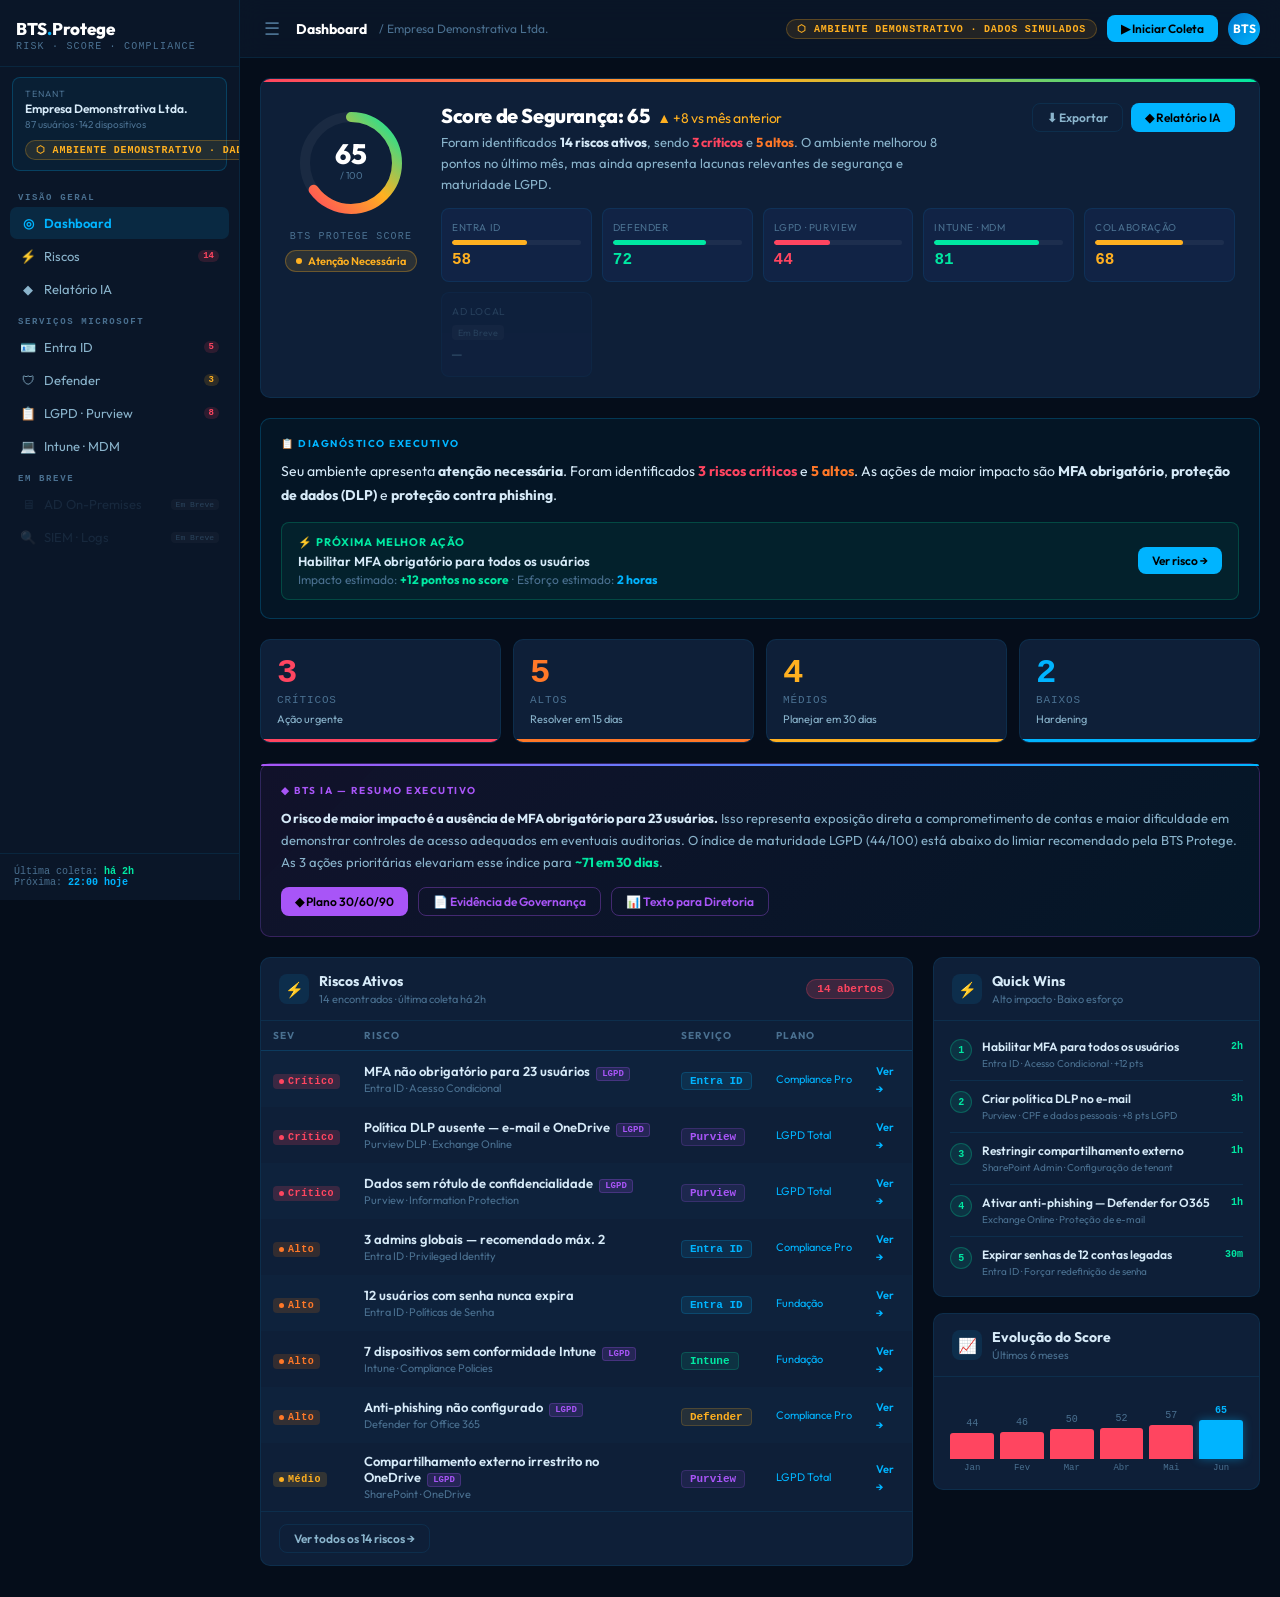
<file: demo/index.html>
<!DOCTYPE html>
<html lang="pt-BR">
  <head>
    <meta charset="UTF-8" />
    <meta name="viewport" content="width=device-width, initial-scale=1.0" />
    <title>BTS Protege Score — Ambiente Demonstrativo</title>
    <meta name="description" content="Demonstração interativa do BTS Protege Score — diagnóstico contínuo de segurança e LGPD para empresas Microsoft 365."/>
    <meta name="robots" content="noindex"/>
    <link rel="icon" href="data:image/svg+xml,<svg xmlns='http://www.w3.org/2000/svg' viewBox='0 0 100 100'><text y='.9em' font-size='90'>🛡</text></svg>"/>
    <script type="module" crossorigin src="./assets/index-CHvp4YRA.js"></script>
    <style>
      * { margin: 0; padding: 0; box-sizing: border-box; }
      body { background: #050d1a; overflow-x: hidden; }
      #root { min-height: 100vh; }
    </style>
  </head>
  <body>
    <div id="root"></div>
  </body>
</html>
</file>
<file: css/styles.css>
/* ═══════════════════════════════════════════════════════════
   BTS Consulting — Premium Stylesheet v2
   ═══════════════════════════════════════════════════════════ */

/* ── Variables ── */
:root {
  --ink:        #06091a;
  --ink-mid:    #0c1535;
  --ink-light:  #14265a;
  --blue:       #1d4ed8;
  --blue-mid:   #2563eb;
  --blue-light: #3b82f6;
  --sky:        #38bdf8;
  --green:      #10b981;
  --orange:     #f59e0b;
  --red:        #ef4444;
  --white:      #ffffff;
  --offwhite:   #f8fafc;
  --gray-50:    #f1f5f9;
  --gray-100:   #e2e8f0;
  --gray-300:   #cbd5e1;
  --gray-400:   #94a3b8;
  --gray-500:   #64748b;
  --gray-600:   #475569;
  --gray-700:   #334155;
  --gray-800:   #1e293b;
  --gray-900:   #0f172a;

  --r-sm:   6px;
  --r-md:   12px;
  --r-lg:   20px;
  --r-xl:   28px;
  --r-full: 100px;

  --shadow-sm:  0 1px 4px rgba(0,0,0,.08);
  --shadow-md:  0 4px 20px rgba(0,0,0,.12);
  --shadow-lg:  0 8px 40px rgba(0,0,0,.18);
  --shadow-xl:  0 16px 60px rgba(0,0,0,.24);
  --glow-blue:  0 0 40px rgba(37,99,235,.3);
  --glow-sky:   0 0 30px rgba(56,189,248,.25);

  --ease:       cubic-bezier(.4,0,.2,1);
  --t-fast:     .15s;
  --t-mid:      .25s;
  --t-slow:     .45s;
}

/* ── Reset ── */
*, *::before, *::after { box-sizing: border-box; margin: 0; padding: 0; }
html { scroll-behavior: smooth; font-size: 16px; }
body {
  font-family: 'Inter', system-ui, sans-serif;
  background: var(--white);
  color: var(--gray-700);
  line-height: 1.6;
  -webkit-font-smoothing: antialiased;
  overflow-x: hidden;
}
a { color: inherit; text-decoration: none; }
img { display: block; max-width: 100%; }
ul { list-style: none; }
button { cursor: pointer; border: none; background: none; font: inherit; }
input, select, textarea { font: inherit; }

/* ── Utilities ── */
.container { max-width: 1180px; margin: 0 auto; padding: 0 28px; }
.section { padding: 100px 0; }
.section--dark  { background: var(--ink); }
.section--gray  { background: var(--gray-50); }
.hide-sm { display: inline; }
.text-gradient {
  background: linear-gradient(130deg, var(--blue-light) 0%, var(--sky) 100%);
  -webkit-background-clip: text;
  -webkit-text-fill-color: transparent;
  background-clip: text;
}

/* ── Progress Bar ── */
.progress-bar {
  position: fixed;
  top: 0; left: 0;
  height: 3px;
  width: 0%;
  background: linear-gradient(90deg, var(--blue-mid), var(--sky));
  z-index: 9999;
  transition: width .1s linear;
}

/* ── Reveal animations ── */
.reveal, .reveal-hero {
  opacity: 0;
  transform: translateY(36px);
  transition: opacity .65s var(--ease), transform .65s var(--ease);
}
.reveal.visible, .reveal-hero.visible {
  opacity: 1;
  transform: none;
}
.reveal:nth-child(2) { transition-delay: .1s; }
.reveal:nth-child(3) { transition-delay: .2s; }
.reveal:nth-child(4) { transition-delay: .3s; }

/* ── Buttons ── */
.btn {
  display: inline-flex; align-items: center; justify-content: center;
  gap: 8px;
  padding: 12px 24px;
  border-radius: var(--r-md);
  font-weight: 600;
  font-size: .9rem;
  transition: all var(--t-mid) var(--ease);
  white-space: nowrap;
  position: relative;
  overflow: hidden;
}

.btn--nav {
  background: rgba(255,255,255,.1);
  border: 1px solid rgba(255,255,255,.18);
  color: var(--white);
  font-size: .85rem;
  padding: 9px 20px;
}
.btn--nav:hover {
  background: rgba(255,255,255,.18);
  border-color: rgba(255,255,255,.3);
}

.btn--hero-primary {
  background: var(--blue-mid);
  color: var(--white);
  font-size: 1rem;
  padding: 15px 30px;
  border-radius: var(--r-lg);
  box-shadow: 0 4px 24px rgba(37,99,235,.4);
}
.btn--hero-primary svg { width: 22px; height: 22px; flex-shrink: 0; }
.btn--hero-primary:hover {
  background: var(--blue);
  box-shadow: 0 8px 32px rgba(37,99,235,.55);
  transform: translateY(-2px);
}

.btn--hero-ghost {
  background: rgba(255,255,255,.07);
  border: 1.5px solid rgba(255,255,255,.18);
  color: var(--white);
  font-size: .95rem;
  padding: 14px 28px;
  border-radius: var(--r-lg);
}
.btn--hero-ghost svg { width: 18px; height: 18px; }
.btn--hero-ghost:hover {
  background: rgba(255,255,255,.13);
  border-color: rgba(255,255,255,.3);
  transform: translateY(-2px);
}

.btn--primary {
  background: var(--blue-mid);
  color: var(--white);
  box-shadow: 0 4px 16px rgba(37,99,235,.3);
}
.btn--primary:hover {
  background: var(--blue);
  box-shadow: 0 6px 24px rgba(37,99,235,.45);
  transform: translateY(-2px);
}

.btn--outline {
  background: transparent;
  color: var(--blue-mid);
  border: 2px solid var(--blue-mid);
}
.btn--outline:hover {
  background: var(--blue-mid);
  color: var(--white);
  transform: translateY(-2px);
}

.btn--white {
  background: var(--white);
  color: var(--blue);
  font-weight: 700;
}
.btn--white:hover { background: var(--gray-50); transform: translateY(-2px); }

.btn--block  { width: 100%; }
.btn--lg     { padding: 16px 36px; font-size: 1rem; }
.btn--form   { padding: 14px 24px; margin-top: 4px; }

/* ── Section Headers ── */
.section-eyebrow {
  display: inline-block;
  font-size: .7rem;
  font-weight: 700;
  letter-spacing: .15em;
  text-transform: uppercase;
  color: var(--blue-mid);
  margin-bottom: 14px;
}
.section-eyebrow--accent { color: var(--sky); }

.section-header { text-align: center; margin-bottom: 64px; }

.section-title {
  font-size: clamp(1.85rem, 3.5vw, 2.75rem);
  font-weight: 900;
  line-height: 1.15;
  color: var(--gray-900);
  letter-spacing: -.02em;
}
.section-title--light { color: var(--white); }

.section-desc {
  margin-top: 20px;
  font-size: 1.05rem;
  color: var(--gray-500);
  max-width: 620px;
  margin-left: auto;
  margin-right: auto;
  line-height: 1.7;
}
.section-desc--light { color: rgba(255,255,255,.55); }

/* ══════════════════════════════════════════
   NAVBAR
══════════════════════════════════════════ */
.navbar {
  position: fixed;
  top: 0; left: 0; right: 0;
  z-index: 1000;
  transition: background var(--t-mid), box-shadow var(--t-mid);
}
.navbar.scrolled {
  background: rgba(6,9,26,.95);
  backdrop-filter: blur(16px);
  -webkit-backdrop-filter: blur(16px);
  box-shadow: 0 1px 0 rgba(255,255,255,.06);
}
.navbar__inner {
  display: flex;
  align-items: center;
  gap: 28px;
  height: 70px;
}
.navbar__logo { display: flex; align-items: baseline; gap: 2px; flex-shrink: 0; }
.logo-bts {
  font-size: 1.3rem;
  font-weight: 900;
  color: var(--sky);
  letter-spacing: .01em;
}
.logo-tag {
  font-size: 1rem;
  font-weight: 400;
  color: rgba(255,255,255,.75);
}
.logo-stack{
    display:flex;
    flex-direction:column;
    line-height:1;
}

.logo-subtitle{
    margin-top:4px;
    font-size:.62rem;
    font-weight:500;
    letter-spacing:.10em;
    text-transform:uppercase;
    color:rgba(255,255,255,.45);
}
.navbar__links {
  display: flex;
  align-items: center;
  gap: 28px;
  margin-left: auto;
}
.navbar__links a {
  font-size: .85rem;
  font-weight: 500;
  color: rgba(255,255,255,.6);
  transition: color var(--t-fast);
}
.navbar__links a:hover { color: var(--white); }

.navbar__right { flex-shrink: 0; }

.navbar__toggle {
  display: none;
  flex-direction: column;
  gap: 5px;
  padding: 8px;
  margin-left: auto;
}
.navbar__toggle span {
  display: block;
  width: 22px; height: 2px;
  background: var(--white);
  border-radius: 2px;
  transition: all var(--t-mid);
}

/* ══════════════════════════════════════════
   HERO
══════════════════════════════════════════ */
.hero {
  min-height: 100vh;
  background: var(--ink);
  position: relative;
  display: flex;
  align-items: center;
  overflow: hidden;
  padding-top: 70px;
}

.hero__mesh {
  position: absolute;
  inset: 0;
  background:
    radial-gradient(ellipse 90% 70% at 50% -10%, rgba(29,78,216,.55) 0%, transparent 65%),
    radial-gradient(ellipse 45% 45% at 85% 30%, rgba(56,189,248,.15) 0%, transparent 55%),
    radial-gradient(ellipse 40% 60% at 10% 80%, rgba(37,99,235,.1) 0%, transparent 50%);
}

.hero__grid-overlay {
  position: absolute;
  inset: 0;
  background-image:
    linear-gradient(rgba(255,255,255,.025) 1px, transparent 1px),
    linear-gradient(90deg, rgba(255,255,255,.025) 1px, transparent 1px);
  background-size: 60px 60px;
  mask-image: radial-gradient(ellipse 80% 80% at 50% 50%, black 30%, transparent 80%);
}

.hero__inner {
  position: relative;
  z-index: 1;
  width: 100%;
  text-align: center;
  padding: 80px 28px 100px;
}

.hero__eyebrow {
  display: inline-flex;
  align-items: center;
  gap: 8px;
  background: rgba(255,255,255,.06);
  border: 1px solid rgba(255,255,255,.12);
  color: rgba(255,255,255,.7);
  font-size: .75rem;
  font-weight: 600;
  letter-spacing: .06em;
  padding: 7px 18px;
  border-radius: var(--r-full);
  margin-bottom: 32px;
}

.eyebrow-dot {
  width: 7px; height: 7px;
  background: var(--sky);
  border-radius: 50%;
  animation: blink 2s infinite;
}
@keyframes blink {
  0%, 100% { opacity: 1; box-shadow: 0 0 0 0 rgba(56,189,248,.4); }
  50%       { opacity: .5; box-shadow: 0 0 0 5px rgba(56,189,248,0); }
}

.hero__headline {
  font-size: clamp(2.5rem, 6vw, 5rem);
  font-weight: 900;
  line-height: 1.05;
  color: var(--white);
  letter-spacing: -.03em;
  margin-bottom: 28px;
}

.hero__sub {
  font-size: clamp(1rem, 1.8vw, 1.2rem);
  color: rgba(255,255,255,.58);
  max-width: 660px;
  margin: 0 auto 48px;
  line-height: 1.75;
}

.hero__ctas {
  display: flex;
  align-items: center;
  justify-content: center;
  gap: 16px;
  flex-wrap: wrap;
  margin-bottom: 64px;
}

.hero__proof {
  display: inline-flex;
  align-items: center;
  gap: 14px;
  background: rgba(255,255,255,.05);
  border: 1px solid rgba(255,255,255,.08);
  border-radius: var(--r-full);
  padding: 8px 20px 8px 10px;
  margin-bottom: 64px;
}
.proof-avatars { display: flex; }
.avatar {
  width: 34px; height: 34px;
  border-radius: 50%;
  border: 2px solid var(--ink);
  display: flex;
  align-items: center;
  justify-content: center;
  font-size: .65rem;
  font-weight: 800;
  color: var(--white);
  margin-left: -8px;
}
.avatar:first-child { margin-left: 0; }
.av1 { background: linear-gradient(135deg, #667eea, #764ba2); }
.av2 { background: linear-gradient(135deg, #f093fb, #f5576c); }
.av3 { background: linear-gradient(135deg, #4facfe, #00f2fe); }
.av4 { background: var(--blue-mid); }
.proof-text { text-align: left; }
.proof-text strong { display: block; font-size: .82rem; color: var(--white); }
.proof-text span  { font-size: .75rem; color: rgba(255,255,255,.45); }

.hero__metrics {
  display: flex;
  align-items: center;
  justify-content: center;
  flex-wrap: wrap;
  gap: 0;
  background: rgba(255,255,255,.04);
  border: 1px solid rgba(255,255,255,.08);
  border-radius: var(--r-xl);
  padding: 32px 16px;
  max-width: 780px;
  margin: 0 auto;
  backdrop-filter: blur(8px);
}
.metric-card {
  display: flex;
  flex-direction: column;
  align-items: center;
  padding: 0 40px;
  flex: 1;
  min-width: 140px;
}
.metric-val {
  font-size: clamp(1.6rem, 3vw, 2.25rem);
  font-weight: 900;
  color: var(--sky);
  line-height: 1;
  font-variant-numeric: tabular-nums;
}
.metric-label {
  font-size: .72rem;
  color: rgba(255,255,255,.4);
  margin-top: 6px;
  text-align: center;
  line-height: 1.35;
}
.metric-sep {
  width: 1px;
  height: 44px;
  background: rgba(255,255,255,.08);
  flex-shrink: 0;
}

.hero__scroll-hint {
  position: absolute;
  bottom: 32px;
  left: 50%;
  transform: translateX(-50%);
  display: flex;
  flex-direction: column;
  align-items: center;
  gap: 8px;
  opacity: .4;
}
.scroll-line {
  width: 1px;
  height: 36px;
  background: linear-gradient(to bottom, transparent, rgba(255,255,255,.6));
  animation: scrollLine 2s infinite;
}
@keyframes scrollLine {
  0% { transform: scaleY(0); transform-origin: top; }
  50% { transform: scaleY(1); transform-origin: top; }
  50.001% { transform: scaleY(1); transform-origin: bottom; }
  100% { transform: scaleY(0); transform-origin: bottom; }
}
.scroll-text { font-size: .65rem; letter-spacing: .12em; text-transform: uppercase; color: rgba(255,255,255,.5); }

/* ══════════════════════════════════════════
   TRUST BAR
══════════════════════════════════════════ */
.trust-bar {
  background: var(--gray-50);
  border-top: 1px solid var(--gray-100);
  border-bottom: 1px solid var(--gray-100);
  padding: 20px 0;
}
.trust-bar__inner {
  display: flex;
  align-items: center;
  gap: 32px;
  flex-wrap: wrap;
}
.trust-bar__label {
  font-size: .72rem;
  font-weight: 700;
  letter-spacing: .1em;
  text-transform: uppercase;
  color: var(--gray-400);
  flex-shrink: 0;
}
.trust-logos {
  display: flex;
  align-items: center;
  gap: 28px;
  flex-wrap: wrap;
  flex: 1;
}
.trust-logo {
  display: flex;
  align-items: center;
  gap: 8px;
  color: var(--gray-400);
  transition: color var(--t-mid);
}
.trust-logo:hover { color: var(--gray-600); }
.trust-logo svg { width: 20px; height: 20px; flex-shrink: 0; }
.trust-logo span { font-size: .82rem; font-weight: 500; white-space: nowrap; }

/* ══════════════════════════════════════════
   PAIN / PROBLEMA
══════════════════════════════════════════ */
.pain-grid {
  display: grid;
  grid-template-columns: repeat(auto-fit, minmax(320px, 1fr));
  gap: 20px;
  margin-bottom: 56px;
}

.pain-card {
  background: var(--white);
  border: 1px solid var(--gray-100);
  border-radius: var(--r-xl);
  padding: 32px;
  box-shadow: var(--shadow-sm);
  transition: box-shadow var(--t-mid), transform var(--t-mid);
}
.pain-card:hover { box-shadow: var(--shadow-md); transform: translateY(-3px); }

.pain-card__scenario { display: flex; gap: 20px; margin-bottom: 24px; }
.scenario-icon {
  width: 52px; height: 52px;
  border-radius: var(--r-md);
  display: flex;
  align-items: center;
  justify-content: center;
  flex-shrink: 0;
}
.scenario-icon svg { width: 26px; height: 26px; }
.scenario-red    { background: rgba(239,68,68,.08);   color: var(--red); }
.scenario-orange { background: rgba(245,158,11,.08);  color: var(--orange); }
.scenario-yellow { background: rgba(234,179,8,.08);   color: #ca8a04; }

.pain-card__scenario h3 {
  font-size: 1rem;
  font-weight: 700;
  color: var(--gray-900);
  margin-bottom: 8px;
  line-height: 1.3;
}
.pain-card__scenario p {
  font-size: .875rem;
  color: var(--gray-500);
  line-height: 1.65;
}
.pain-card__scenario strong { color: var(--gray-800); font-weight: 700; }

.pain-stat {
  background: var(--gray-50);
  border-radius: var(--r-md);
  padding: 16px 20px;
  display: flex;
  align-items: center;
  gap: 16px;
}
.pain-stat__number {
  font-size: 1.5rem;
  font-weight: 900;
  color: var(--blue-mid);
  flex-shrink: 0;
  font-variant-numeric: tabular-nums;
}
.pain-stat__desc {
  font-size: .78rem;
  color: var(--gray-500);
  line-height: 1.4;
}

.pain-cta {
  text-align: center;
  background: linear-gradient(135deg, #eff6ff, #f0f9ff);
  border: 1px solid #bfdbfe;
  border-radius: var(--r-xl);
  padding: 36px 40px;
}
.pain-cta p {
  font-size: 1.05rem;
  color: var(--gray-700);
  margin-bottom: 20px;
  line-height: 1.55;
}
.pain-cta strong { color: var(--gray-900); }

/* ══════════════════════════════════════════
   COMO FUNCIONA - STEPS
══════════════════════════════════════════ */
.steps-container {
  max-width: 800px;
  margin: 0 auto 56px;
  display: flex;
  flex-direction: column;
  gap: 8px;
}

.step {
  position: relative;
  display: flex;
  gap: 0;
}

.step__connector {
  position: absolute;
  left: 28px;
  top: 80px;
  bottom: -16px;
  width: 2px;
  background: linear-gradient(to bottom, rgba(56,189,248,.4), rgba(56,189,248,.1));
}

.step__num {
  font-size: .7rem;
  font-weight: 900;
  letter-spacing: .1em;
  color: var(--sky);
  width: 58px;
  flex-shrink: 0;
  padding-top: 28px;
  text-align: center;
  opacity: .5;
}

.step__body {
  flex: 1;
  background: rgba(255,255,255,.04);
  border: 1px solid rgba(255,255,255,.07);
  border-radius: var(--r-xl);
  padding: 28px 32px;
  display: flex;
  gap: 24px;
  align-items: flex-start;
  transition: background var(--t-mid), border-color var(--t-mid);
}
.step__body:hover {
  background: rgba(255,255,255,.07);
  border-color: rgba(255,255,255,.12);
}

.step__icon {
  width: 52px; height: 52px;
  background: rgba(37,99,235,.2);
  border-radius: var(--r-md);
  display: flex;
  align-items: center;
  justify-content: center;
  flex-shrink: 0;
}
.step__icon svg { width: 26px; height: 26px; color: var(--blue-light); }
.step__icon--accent { background: rgba(16,185,129,.15); }
.step__icon--accent svg { color: var(--green); }

.step__content { flex: 1; }
.step__content h3 {
  font-size: 1.1rem;
  font-weight: 700;
  color: var(--white);
  margin-bottom: 10px;
}
.step__content p {
  font-size: .9rem;
  color: rgba(255,255,255,.55);
  line-height: 1.65;
  margin-bottom: 14px;
}
.step__content strong { color: rgba(255,255,255,.85); }

.step__tag {
  display: inline-block;
  font-size: .72rem;
  font-weight: 700;
  padding: 4px 12px;
  border-radius: var(--r-full);
  background: rgba(37,99,235,.2);
  color: var(--blue-light);
  letter-spacing: .04em;
}
.step__tag--green { background: rgba(16,185,129,.15); color: var(--green); }

.steps-cta {
  text-align: center;
}
.steps-cta__note {
  margin-top: 14px;
  font-size: .8rem;
  color: rgba(255,255,255,.3);
}

/* ══════════════════════════════════════════
   SPOTLIGHT (Autopilot)
══════════════════════════════════════════ */
.spotlight { background: var(--white); }
.spotlight__inner {
  display: grid;
  grid-template-columns: 1fr 1fr;
  gap: 72px;
  align-items: center;
}

.spotlight__content .section-eyebrow { color: var(--blue-mid); }
.spotlight__content h2 {
  font-size: clamp(1.75rem, 3vw, 2.5rem);
  font-weight: 900;
  color: var(--gray-900);
  margin: 12px 0 20px;
  line-height: 1.15;
  letter-spacing: -.02em;
}
.spotlight__content p {
  color: var(--gray-500);
  font-size: .975rem;
  line-height: 1.75;
  margin-bottom: 28px;
}
.spotlight__content strong { color: var(--gray-800); }

.spotlight__list {
  display: flex;
  flex-direction: column;
  gap: 12px;
  margin-bottom: 32px;
}
.spotlight__list li {
  display: flex;
  align-items: center;
  gap: 10px;
  font-size: .9rem;
  color: var(--gray-600);
}
.spotlight__list li svg { width: 16px; height: 16px; color: var(--green); flex-shrink: 0; }

.autopilot-demo {
  background: var(--gray-50);
  border: 1px solid var(--gray-100);
  border-radius: var(--r-xl);
  padding: 32px 28px 48px;
  position: relative;
}

.demo-card {
  display: flex;
  align-items: center;
  gap: 16px;
  padding: 16px 20px;
  border-radius: var(--r-lg);
  background: var(--white);
  border: 1px solid var(--gray-100);
  box-shadow: var(--shadow-sm);
}
.demo-card--done {
  background: #f0fdf4;
  border-color: #bbf7d0;
}

.demo-icon {
  width: 44px; height: 44px;
  border-radius: var(--r-md);
  display: flex;
  align-items: center;
  justify-content: center;
  flex-shrink: 0;
}
.demo-icon svg { width: 22px; height: 22px; }
.demo-icon--blue   { background: #eff6ff; color: var(--blue-mid); }
.demo-icon--purple { background: #f5f3ff; color: #7c3aed; }
.demo-icon--green  { background: #f0fdf4; color: var(--green); }

.demo-card strong { display: block; font-size: .875rem; color: var(--gray-800); font-weight: 700; }
.demo-card span   { font-size: .78rem; color: var(--gray-400); margin-top: 2px; display: block; }
.demo-card--done strong { color: #15803d; }

.demo-arrow {
  text-align: center;
  padding: 6px 0;
}
.demo-arrow svg { width: 18px; height: 18px; color: var(--gray-300); margin: 0 auto; }

.demo-badge {
  position: absolute;
  bottom: -18px;
  left: 50%;
  transform: translateX(-50%);
  background: var(--green);
  color: var(--white);
  font-size: .78rem;
  font-weight: 700;
  padding: 7px 20px;
  border-radius: var(--r-full);
  white-space: nowrap;
  display: flex;
  align-items: center;
  gap: 7px;
  box-shadow: 0 4px 12px rgba(16,185,129,.35);
}
.demo-badge svg { width: 15px; height: 15px; }

/* ══════════════════════════════════════════
   SOLUÇÕES
══════════════════════════════════════════ */
.solutions-grid {
  display: grid;
  grid-template-columns: 1.3fr 1fr 1fr;
  gap: 20px;
  align-items: start;
}
@media (max-width: 900px) {
  .solutions-grid { grid-template-columns: 1fr; }
}

.solution-card {
  background: var(--white);
  border: 1.5px solid var(--gray-100);
  border-radius: var(--r-xl);
  padding: 36px 32px;
  position: relative;
  transition: all var(--t-mid);
}
.solution-card:hover {
  border-color: var(--blue-light);
  box-shadow: var(--shadow-md);
  transform: translateY(-4px);
}

.solution-card--hero {
  background: var(--ink);
  border-color: transparent;
  box-shadow: var(--shadow-lg);
}
.solution-card--hero:hover {
  border-color: var(--sky);
  box-shadow: 0 12px 48px rgba(56,189,248,.2);
}

.solution-card__label {
  position: absolute;
  top: -13px; left: 28px;
  background: var(--sky);
  color: var(--ink);
  font-size: .68rem;
  font-weight: 800;
  letter-spacing: .12em;
  text-transform: uppercase;
  padding: 4px 14px;
  border-radius: var(--r-full);
}

.solution-card__icon {
  width: 60px; height: 60px;
  border-radius: var(--r-lg);
  background: rgba(37,99,235,.12);
  display: flex;
  align-items: center;
  justify-content: center;
  margin-bottom: 24px;
}
.solution-card--hero .solution-card__icon { background: rgba(56,189,248,.12); }
.solution-card__icon svg { width: 30px; height: 30px; color: var(--blue-light); }
.solution-card--hero .solution-card__icon svg { color: var(--sky); }

.solution-card__icon--sm { width: 52px; height: 52px; }
.solution-card__icon--sm svg { width: 26px; height: 26px; }

.solution-card h3 {
  font-size: 1.1rem;
  font-weight: 800;
  color: var(--gray-900);
  margin-bottom: 12px;
  line-height: 1.3;
}
.solution-card--hero h3 { color: var(--white); }
.solution-card h3 span { font-weight: 500; opacity: .75; }

.solution-card p {
  font-size: .88rem;
  color: var(--gray-500);
  line-height: 1.65;
  margin-bottom: 24px;
}
.solution-card--hero p { color: rgba(255,255,255,.55); }

.solution-results { display: flex; flex-direction: column; gap: 10px; margin-bottom: 24px; }
.result-item {
  display: flex;
  align-items: flex-start;
  gap: 10px;
  font-size: .85rem;
  color: var(--gray-600);
}
.solution-card--hero .result-item { color: rgba(255,255,255,.7); }
.result-item svg { width: 16px; height: 16px; color: var(--green); flex-shrink: 0; margin-top: 2px; }

.solution-card__outcome {
  background: var(--gray-50);
  border-radius: var(--r-md);
  padding: 12px 16px;
  font-size: .82rem;
  color: var(--gray-600);
  line-height: 1.5;
}
.solution-card--hero .solution-card__outcome { background: rgba(255,255,255,.06); color: rgba(255,255,255,.6); }
.solution-card__outcome strong { color: var(--gray-800); }
.solution-card--hero .solution-card__outcome strong { color: var(--sky); }

/* ══════════════════════════════════════════
   PLANOS
══════════════════════════════════════════ */
.planos-grid {
  display: grid;
  grid-template-columns: repeat(auto-fit, minmax(300px, 1fr));
  gap: 20px;
  align-items: start;
  margin-bottom: 28px;
}

.plano {
  background: var(--white);
  border: 2px solid var(--gray-100);
  border-radius: var(--r-xl);
  padding: 36px 32px;
  position: relative;
  transition: all var(--t-mid);
}
.plano:hover { box-shadow: var(--shadow-md); transform: translateY(-4px); }

.plano--featured {
  border-color: var(--blue-mid);
  box-shadow: 0 0 0 4px rgba(37,99,235,.07), var(--shadow-md);
}
.plano--featured:hover { box-shadow: 0 0 0 4px rgba(37,99,235,.1), var(--shadow-lg); }

.plano__badge {
  position: absolute;
  top: -14px; left: 50%;
  transform: translateX(-50%);
  background: var(--blue-mid);
  color: var(--white);
  font-size: .68rem;
  font-weight: 800;
  letter-spacing: .12em;
  text-transform: uppercase;
  padding: 5px 18px;
  border-radius: var(--r-full);
  white-space: nowrap;
}

.plano__header { margin-bottom: 28px; }
.plano__tier {
  font-size: .7rem;
  font-weight: 700;
  letter-spacing: .14em;
  text-transform: uppercase;
  color: var(--blue-mid);
}
.plano__header h3 {
  font-size: 1.5rem;
  font-weight: 900;
  color: var(--gray-900);
  margin: 6px 0 8px;
  letter-spacing: -.01em;
}
.plano__header p { font-size: .85rem; color: var(--gray-500); line-height: 1.5; }

.plano__list {
  display: flex;
  flex-direction: column;
  gap: 12px;
  margin-bottom: 32px;
}
.plano__list li {
  display: flex;
  align-items: flex-start;
  gap: 10px;
  font-size: .875rem;
  color: var(--gray-600);
  line-height: 1.45;
}
.plano__list li svg { width: 16px; height: 16px; color: var(--green); flex-shrink: 0; margin-top: 2px; }
.plano__list li strong { color: var(--gray-800); }

.planos-note {
  display: flex;
  align-items: center;
  justify-content: center;
  gap: 8px;
  font-size: .8rem;
  color: var(--gray-400);
  text-align: center;
}
.planos-note svg { width: 16px; height: 16px; flex-shrink: 0; }

/* ══════════════════════════════════════════
   DIFERENCIAIS
══════════════════════════════════════════ */
.diferenciais-grid {
  display: grid;
  grid-template-columns: repeat(3, 1fr);
  gap: 20px;
  margin-bottom: 48px;
}
@media (max-width: 768px) {
  .diferenciais-grid { grid-template-columns: 1fr; }
}

.diferencial-card {
  background: rgba(255,255,255,.04);
  border: 1px solid rgba(255,255,255,.07);
  border-radius: var(--r-xl);
  padding: 36px 28px;
  text-align: center;
  transition: all var(--t-mid);
}
.diferencial-card:hover {
  background: rgba(255,255,255,.07);
  border-color: rgba(255,255,255,.12);
  transform: translateY(-4px);
}

.diferencial-num {
  font-size: clamp(2.5rem, 5vw, 3.5rem);
  font-weight: 900;
  color: var(--sky);
  line-height: 1;
  margin-bottom: 4px;
}
.diferencial-label {
  font-size: .72rem;
  font-weight: 700;
  letter-spacing: .12em;
  text-transform: uppercase;
  color: rgba(255,255,255,.3);
  margin-bottom: 16px;
}
.diferencial-card p { font-size: .875rem; color: rgba(255,255,255,.5); line-height: 1.65; }

.diferenciais-detalhe {
  display: grid;
  grid-template-columns: 1fr 1fr;
  gap: 16px;
}
@media (max-width: 768px) {
  .diferenciais-detalhe { grid-template-columns: 1fr; }
}

.detalhe-item {
  display: flex;
  align-items: flex-start;
  gap: 16px;
  padding: 22px 24px;
  background: rgba(255,255,255,.04);
  border: 1px solid rgba(255,255,255,.06);
  border-radius: var(--r-lg);
  transition: all var(--t-mid);
}
.detalhe-item:hover { background: rgba(255,255,255,.07); border-color: rgba(255,255,255,.1); }
.detalhe-icon {
  width: 40px; height: 40px;
  background: rgba(37,99,235,.2);
  border-radius: var(--r-md);
  display: flex;
  align-items: center;
  justify-content: center;
  flex-shrink: 0;
}
.detalhe-icon svg { width: 20px; height: 20px; color: var(--blue-light); }
.detalhe-item div { display: flex; flex-direction: column; gap: 4px; }
.detalhe-item strong { font-size: .9rem; color: var(--white); }
.detalhe-item span  { font-size: .82rem; color: rgba(255,255,255,.45); line-height: 1.5; }

/* ══════════════════════════════════════════
   FAQ
══════════════════════════════════════════ */
.faq-container { max-width: 800px; }
.faq-list { display: flex; flex-direction: column; gap: 12px; }

.faq-item {
  background: var(--white);
  border: 1px solid var(--gray-100);
  border-radius: var(--r-lg);
  overflow: hidden;
  box-shadow: var(--shadow-sm);
  transition: box-shadow var(--t-mid);
}
.faq-item.open { box-shadow: var(--shadow-md); border-color: var(--blue-light); }

.faq-q {
  width: 100%;
  display: flex;
  align-items: center;
  justify-content: space-between;
  gap: 16px;
  padding: 20px 24px;
  text-align: left;
  cursor: pointer;
}
.faq-q span { font-size: .95rem; font-weight: 600; color: var(--gray-800); line-height: 1.4; }
.faq-arrow {
  width: 20px; height: 20px;
  color: var(--gray-400);
  flex-shrink: 0;
  transition: transform var(--t-mid);
}
.faq-item.open .faq-arrow { transform: rotate(-180deg); color: var(--blue-mid); }
.faq-item.open .faq-q span { color: var(--blue-mid); }

.faq-a {
  max-height: 0;
  overflow: hidden;
  transition: max-height .35s var(--ease);
}
.faq-a p {
  padding: 0 24px 20px;
  font-size: .9rem;
  color: var(--gray-500);
  line-height: 1.7;
}

/* ══════════════════════════════════════════
   CTA FINAL
══════════════════════════════════════════ */
.cta-final {
  background: var(--ink);
  padding: 100px 0;
  position: relative;
  overflow: hidden;
}
.cta-final__bg {
  position: absolute;
  inset: 0;
  background:
    radial-gradient(ellipse 70% 60% at 20% 50%, rgba(29,78,216,.3) 0%, transparent 60%),
    radial-gradient(ellipse 50% 50% at 80% 50%, rgba(56,189,248,.1) 0%, transparent 55%);
}

.cta-final__inner {
  position: relative;
  display: grid;
  grid-template-columns: 1fr 1fr;
  gap: 72px;
  align-items: center;
}
@media (max-width: 900px) {
  .cta-final__inner { grid-template-columns: 1fr; gap: 48px; }
}

.cta-final__content .section-eyebrow { margin-bottom: 16px; }
.cta-final__content h2 {
  font-size: clamp(2rem, 3.5vw, 2.75rem);
  font-weight: 900;
  color: var(--white);
  line-height: 1.15;
  margin-bottom: 20px;
  letter-spacing: -.02em;
}
.cta-final__content p {
  font-size: 1rem;
  color: rgba(255,255,255,.55);
  line-height: 1.7;
  margin-bottom: 36px;
  max-width: 480px;
}

.cta-final__ctas { display: flex; gap: 14px; flex-wrap: wrap; margin-bottom: 32px; }

.cta-final__trust {
  display: flex;
  flex-direction: column;
  gap: 10px;
}
.trust-item {
  display: flex;
  align-items: center;
  gap: 8px;
  font-size: .85rem;
  color: rgba(255,255,255,.45);
}
.trust-item svg { width: 16px; height: 16px; color: var(--green); flex-shrink: 0; }

/* Contact form card */
.contact-card {
  background: rgba(255,255,255,.05);
  border: 1px solid rgba(255,255,255,.1);
  border-radius: var(--r-xl);
  padding: 36px 32px;
  backdrop-filter: blur(12px);
}
.contact-card h3 {
  font-size: 1.1rem;
  font-weight: 700;
  color: var(--white);
  margin-bottom: 4px;
}
.contact-card > p {
  font-size: .82rem;
  color: rgba(255,255,255,.4);
  margin-bottom: 24px;
}

.contact-form { display: flex; flex-direction: column; gap: 12px; }
.cf-group { display: flex; flex-direction: column; }
.cf-row { display: grid; grid-template-columns: 1fr 1fr; gap: 12px; }

.cf-group input,
.cf-group select {
  padding: 12px 16px;
  background: rgba(255,255,255,.06);
  border: 1px solid rgba(255,255,255,.1);
  border-radius: var(--r-md);
  color: var(--white);
  font-size: .875rem;
  outline: none;
  transition: border-color var(--t-fast), background var(--t-fast);
  appearance: none;
}
.cf-group input::placeholder { color: rgba(255,255,255,.3); }
.cf-group select option { background: var(--gray-800); color: var(--white); }
.cf-group select { color: rgba(255,255,255,.5); }
.cf-group select:not(.is-placeholder) { color: var(--white); }
.cf-group input:focus,
.cf-group select:focus {
  border-color: var(--blue-light);
  background: rgba(255,255,255,.09);
  box-shadow: 0 0 0 3px rgba(59,130,246,.15);
}

/* ══════════════════════════════════════════
   FOOTER
══════════════════════════════════════════ */
.footer {
  background: var(--gray-900);
  color: rgba(255,255,255,.5);
  padding: 72px 0 32px;
}

.footer__top {
  display: grid;
  grid-template-columns: 1.6fr 1fr 1fr 1.2fr;
  gap: 48px;
  padding-bottom: 56px;
  border-bottom: 1px solid rgba(255,255,255,.06);
  margin-bottom: 28px;
}
@media (max-width: 900px) {
  .footer__top { grid-template-columns: 1fr 1fr; }
}
@media (max-width: 560px) {
  .footer__top { grid-template-columns: 1fr; }
}

.footer__logo { display: flex; align-items: baseline; gap: 2px; margin-bottom: 12px; }
.footer__brand .logo-bts { font-size: 1.3rem; }
.footer__brand .logo-tag { font-size: 1rem; }
.footer__brand > p { font-size: .875rem; line-height: 1.6; }

.footer__social { display: flex; gap: 10px; margin-top: 20px; }
.social-btn {
  width: 40px; height: 40px;
  border-radius: var(--r-md);
  display: flex;
  align-items: center;
  justify-content: center;
  transition: all var(--t-mid);
}
.social-btn svg { width: 18px; height: 18px; }
.social-btn:hover { transform: translateY(-3px); box-shadow: var(--shadow-md); }
.social-btn--linkedin  { background: #0a66c2; color: white; }
.social-btn--instagram { background: linear-gradient(135deg, #f09433 0%, #e6683c 25%, #dc2743 50%, #cc2366 75%, #bc1888 100%); color: white; }
.social-btn--youtube   { background: #ff0000; color: white; }

.footer__nav h4 {
  font-size: .72rem;
  font-weight: 700;
  letter-spacing: .14em;
  text-transform: uppercase;
  color: rgba(255,255,255,.3);
  margin-bottom: 16px;
}
.footer__nav ul { display: flex; flex-direction: column; gap: 10px; }
.footer__nav li a {
  font-size: .875rem;
  color: rgba(255,255,255,.5);
  transition: color var(--t-fast);
}
.footer__nav li a:hover { color: var(--white); }

.footer__contact-info h4 {
  font-size: .72rem;
  font-weight: 700;
  letter-spacing: .14em;
  text-transform: uppercase;
  color: rgba(255,255,255,.3);
  margin-bottom: 16px;
}
.footer__contact-info p {
  font-size: .85rem;
  line-height: 1.65;
  color: rgba(255,255,255,.5);
  margin-bottom: 10px;
}
.footer__contact-info a {
  color: rgba(255,255,255,.6);
  transition: color var(--t-fast);
}
.footer__contact-info a:hover { color: var(--white); }
.footer__contact-info strong { color: rgba(255,255,255,.7); }

.footer__bottom {
  display: flex;
  align-items: center;
  justify-content: space-between;
  flex-wrap: wrap;
  gap: 12px;
}
.footer__legal { display: flex; gap: 24px; flex-wrap: wrap; }
.footer__legal span { font-size: .78rem; color: rgba(255,255,255,.25); }

.footer__compliance-badge {
  display: flex;
  align-items: center;
  gap: 6px;
  font-size: .75rem;
  color: rgba(16,185,129,.6);
  background: rgba(16,185,129,.08);
  border: 1px solid rgba(16,185,129,.15);
  padding: 5px 12px;
  border-radius: var(--r-full);
}
.footer__compliance-badge svg { width: 14px; height: 14px; }

/* ══════════════════════════════════════════
   WHATSAPP FLOAT
══════════════════════════════════════════ */
.whatsapp-float {
  position: fixed;
  bottom: 28px;
  right: 28px;
  z-index: 900;
  display: flex;
  align-items: center;
  gap: 12px;
  background: #25d366;
  color: var(--white);
  font-weight: 700;
  font-size: .9rem;
  padding: 14px 22px 14px 18px;
  border-radius: var(--r-full);
  box-shadow: 0 4px 24px rgba(37,211,102,.45);
  transition: all var(--t-mid);
  animation: floatIn .6s .8s var(--ease) both;
}
.whatsapp-float svg { width: 24px; height: 24px; flex-shrink: 0; }
.whatsapp-float:hover {
  background: #1ebe5a;
  transform: translateY(-3px) scale(1.02);
  box-shadow: 0 8px 32px rgba(37,211,102,.55);
}
.whatsapp-float__label { white-space: nowrap; }

@keyframes floatIn {
  from { opacity: 0; transform: translateY(20px) scale(.8); }
  to   { opacity: 1; transform: none; }
}

/* ══════════════════════════════════════════
   TOAST
══════════════════════════════════════════ */
.toast {
  position: fixed;
  bottom: 32px;
  left: 50%;
  transform: translateX(-50%) translateY(100px);
  background: var(--gray-800);
  color: var(--white);
  display: flex;
  align-items: center;
  gap: 10px;
  padding: 14px 24px;
  border-radius: var(--r-full);
  font-size: .875rem;
  font-weight: 500;
  box-shadow: var(--shadow-xl);
  z-index: 9999;
  opacity: 0;
  transition: all .4s var(--ease);
  border: 1px solid rgba(255,255,255,.08);
  white-space: nowrap;
}
.toast.show {
  opacity: 1;
  transform: translateX(-50%) translateY(0);
}
.toast svg { width: 18px; height: 18px; color: var(--green); flex-shrink: 0; }

/* ══════════════════════════════════════════
   RESPONSIVE
══════════════════════════════════════════ */
@media (max-width: 1024px) {
  .spotlight__inner { grid-template-columns: 1fr; gap: 48px; }
  .hero__metrics { max-width: 100%; }
  .metric-card { min-width: 120px; padding: 0 24px; }
}

@media (max-width: 768px) {
  .section { padding: 72px 0; }
  .hide-sm { display: none; }

  .navbar__links,
  .navbar__right { display: none; }

  .navbar__links.open {
    display: flex;
    position: absolute;
    top: 70px; left: 0; right: 0;
    flex-direction: column;
    gap: 0;
    background: rgba(6,9,26,.98);
    border-top: 1px solid rgba(255,255,255,.06);
    padding: 8px 0;
  }
  .navbar__links.open a {
    padding: 14px 28px;
    font-size: .95rem;
    border-bottom: 1px solid rgba(255,255,255,.04);
  }
  .navbar__toggle { display: flex; }

  .hero__headline { font-size: 2.4rem; }
  .hero__ctas { flex-direction: column; }
  .hero__metrics {
    flex-wrap: wrap;
    padding: 24px 16px;
  }
  .metric-sep { display: none; }
  .metric-card { min-width: 45%; padding: 16px 12px; }

  .cta-final__ctas { flex-direction: column; }
  .cf-row { grid-template-columns: 1fr; }

  .whatsapp-float__label { display: none; }
  .whatsapp-float { padding: 16px; border-radius: 50%; }
  .whatsapp-float svg { width: 28px; height: 28px; }

  .footer__bottom { flex-direction: column; align-items: flex-start; }
  .footer__legal  { flex-direction: column; gap: 4px; }

  .pain-grid { grid-template-columns: 1fr; }
  .planos-grid { grid-template-columns: 1fr; }
  .diferenciais-grid { grid-template-columns: 1fr; }
}

@media (max-width: 480px) {
  .container { padding: 0 16px; }
  .hero__inner { padding: 60px 16px 80px; }
  .trust-bar__label { display: none; }
  .pain-cta { padding: 24px 20px; }
  .contact-card { padding: 28px 20px; }
}
/* ══════════════════════════════════════════
   BTS PROTEGE SCORE PROTOTYPE
══════════════════════════════════════════ */

.prototype-notice {
  max-width: 780px;
  margin: -32px auto 28px;
  padding: 14px 18px;
  border-radius: var(--r-md);
  background: #eff6ff;
  border: 1px solid #bfdbfe;
  color: var(--gray-600);
  font-size: .9rem;
  text-align: center;
}

.prototype-notice strong {
  color: var(--gray-900);
}

.prototype-frame {
  background: var(--ink);
  border: 1px solid var(--gray-100);
  border-radius: var(--r-xl);
  overflow: hidden;
  box-shadow: var(--shadow-lg);
}

.prototype-frame iframe {
  display: block;
  width: 100%;
  min-height: 760px;
  border: 0;
  background: var(--ink);
}

.prototype-cta {
  margin-top: 32px;
  text-align: center;
}

.prototype-cta p {
  margin-bottom: 16px;
  color: var(--gray-600);
  font-size: 1rem;
}

@media (max-width: 768px) {
  .prototype-frame iframe {
    min-height: 720px;
  }

  .prototype-notice {
    margin-top: -24px;
    font-size: .82rem;
  }
}
/* ══════════════════════════════════════════════════════════════════
   CONVERSÃO — 3 FEATURES
   Cole no FINAL do css/styles.css
══════════════════════════════════════════════════════════════════ */

/* ── OPÇÃO 2: ANNOUNCEMENT BAR ─────────────────────────────────── */
.announce-bar {
  position: fixed;
  top: 0; left: 0; right: 0;
  z-index: 1001;
  background: linear-gradient(90deg, #0a1628 0%, #0e2040 60%, #0a1628 100%);
  border-bottom: 1px solid rgba(0,180,255,.25);
  padding: 0 20px;
  height: 44px;
  display: flex;
  align-items: center;
  justify-content: center;
  gap: 16px;
  transform: translateY(0);
  transition: transform .3s ease, opacity .3s ease;
}

.announce-bar.hidden {
  transform: translateY(-100%);
  opacity: 0;
  pointer-events: none;
}

.announce-bar__content {
  display: flex;
  align-items: center;
  gap: 10px;
  flex: 1;
  justify-content: center;
}

.announce-bar__pulse {
  width: 7px; height: 7px;
  border-radius: 50%;
  background: #00b4ff;
  flex-shrink: 0;
  animation: ab-pulse 1.6s ease infinite;
}

@keyframes ab-pulse {
  0%, 100% { opacity: 1; transform: scale(1); }
  50%       { opacity: .4; transform: scale(1.6); }
}

.announce-bar__text {
  font-size: .82rem;
  color: rgba(214,234,248,.8);
  white-space: nowrap;
}

.announce-bar__text strong {
  color: #fff;
  font-weight: 600;
}

.announce-bar__cta {
  display: inline-flex;
  align-items: center;
  gap: 6px;
  font-size: .78rem;
  font-weight: 700;
  color: #00b4ff;
  background: rgba(0,180,255,.1);
  border: 1px solid rgba(0,180,255,.3);
  border-radius: 20px;
  padding: 4px 12px;
  text-decoration: none;
  white-space: nowrap;
  transition: background .15s, color .15s;
  flex-shrink: 0;
}

.announce-bar__cta:hover {
  background: rgba(0,180,255,.2);
  color: #fff;
}

.announce-bar__close {
  width: 24px; height: 24px;
  background: transparent;
  border: none;
  color: rgba(214,234,248,.4);
  cursor: pointer;
  display: flex;
  align-items: center;
  justify-content: center;
  font-size: 1rem;
  border-radius: 4px;
  flex-shrink: 0;
  transition: color .15s;
  padding: 0;
}

.announce-bar__close:hover { color: #fff; }

/* Empurra o body para baixo quando a bar está visível */
body.has-announce-bar .navbar {
  top: 44px;
  transition: top .3s ease;
}

body.has-announce-bar .progress-bar {
  top: 44px;
}

body.has-announce-bar .hero {
  padding-top: 114px;
}

@media (max-width: 600px) {
  .announce-bar__text { font-size: .72rem; }
  .announce-bar__text span { display: none; }
  .announce-bar { gap: 10px; }
}


/* ── OPÇÃO 1: WHATSAPP BUTTON INTELIGENTE ───────────────────────── */
.whatsapp-float {
  transition:
    background .3s ease,
    box-shadow .3s ease,
    transform .2s ease;
}

/* Estado "demo" — quando muda para azul */
.whatsapp-float.mode-demo {
  background: #00b4ff !important;
  box-shadow: 0 8px 32px rgba(0,180,255,.5) !important;
}

.whatsapp-float.mode-demo svg {
  display: none;
}

.whatsapp-float.mode-demo::before {
  content: '▶';
  font-size: 1rem;
  color: #000;
  font-weight: 700;
}

.whatsapp-float.mode-demo .whatsapp-float__label {
  color: #000 !important;
}

/* Animação de shake para chamar atenção */
@keyframes float-shake {
  0%, 100% { transform: translateY(0) rotate(0deg); }
  25%       { transform: translateY(-4px) rotate(-3deg); }
  75%       { transform: translateY(-4px) rotate(3deg); }
}

.whatsapp-float.shake {
  animation: float-shake .5s ease;
}


/* ── OPÇÃO 3: STICKY CTA ────────────────────────────────────────── */
.score-sticky {
  position: fixed;
  bottom: 0; left: 0; right: 0;
  z-index: 910;
  background: rgba(10,22,40,.97);
  backdrop-filter: blur(12px);
  border-top: 1px solid rgba(0,180,255,.2);
  padding: 12px 20px;
  display: flex;
  align-items: center;
  justify-content: space-between;
  gap: 16px;
  transform: translateY(100%);
  transition: transform .35s cubic-bezier(.4,0,.2,1);
  flex-wrap: wrap;
}

.score-sticky.visible {
  transform: translateY(0);
}

.score-sticky__left {
  display: flex;
  align-items: center;
  gap: 12px;
  flex: 1;
  min-width: 200px;
}

.score-sticky__icon {
  width: 36px; height: 36px;
  border-radius: 8px;
  background: rgba(0,180,255,.12);
  border: 1px solid rgba(0,180,255,.25);
  display: flex;
  align-items: center;
  justify-content: center;
  font-size: 1.1rem;
  flex-shrink: 0;
}

.score-sticky__text strong {
  display: block;
  font-size: .9rem;
  font-weight: 700;
  color: #fff;
  margin-bottom: 2px;
}

.score-sticky__text span {
  font-size: .75rem;
  color: rgba(214,234,248,.5);
}

.score-sticky__actions {
  display: flex;
  align-items: center;
  gap: 10px;
  flex-shrink: 0;
}

.score-sticky__cta {
  display: inline-flex;
  align-items: center;
  gap: 6px;
  background: #00b4ff;
  color: #000;
  font-size: .82rem;
  font-weight: 700;
  padding: 9px 18px;
  border-radius: 8px;
  text-decoration: none;
  white-space: nowrap;
  transition: box-shadow .2s, transform .15s;
}

.score-sticky__cta:hover {
  box-shadow: 0 0 20px rgba(0,180,255,.5);
  transform: translateY(-1px);
}

.score-sticky__dismiss {
  background: transparent;
  border: none;
  color: rgba(214,234,248,.3);
  cursor: pointer;
  font-size: 1.1rem;
  width: 28px; height: 28px;
  display: flex;
  align-items: center;
  justify-content: center;
  border-radius: 4px;
  transition: color .15s;
  padding: 0;
}

.score-sticky__dismiss:hover { color: rgba(214,234,248,.7); }

/* Esconde WhatsApp quando sticky CTA está ativo */
body.sticky-demo-visible .whatsapp-float {
  opacity: 0 !important;
  pointer-events: none !important;
  transform: translateY(16px) scale(0.85) !important;
}

/* Não sobrepor o botão do WhatsApp no mobile */
@media (max-width: 768px) {
  .score-sticky {
    padding: 10px 14px;
    flex-direction: column;
    align-items: flex-start;
    gap: 10px;
  }
  .score-sticky__actions { width: 100%; }
  .score-sticky__cta { flex: 1; justify-content: center; }
  /* Sobe o whatsapp float quando o sticky está visível */
  .score-sticky.visible ~ .whatsapp-float,
  body.sticky-demo-visible .whatsapp-float {
    bottom: 130px;
  }
}
</file>
